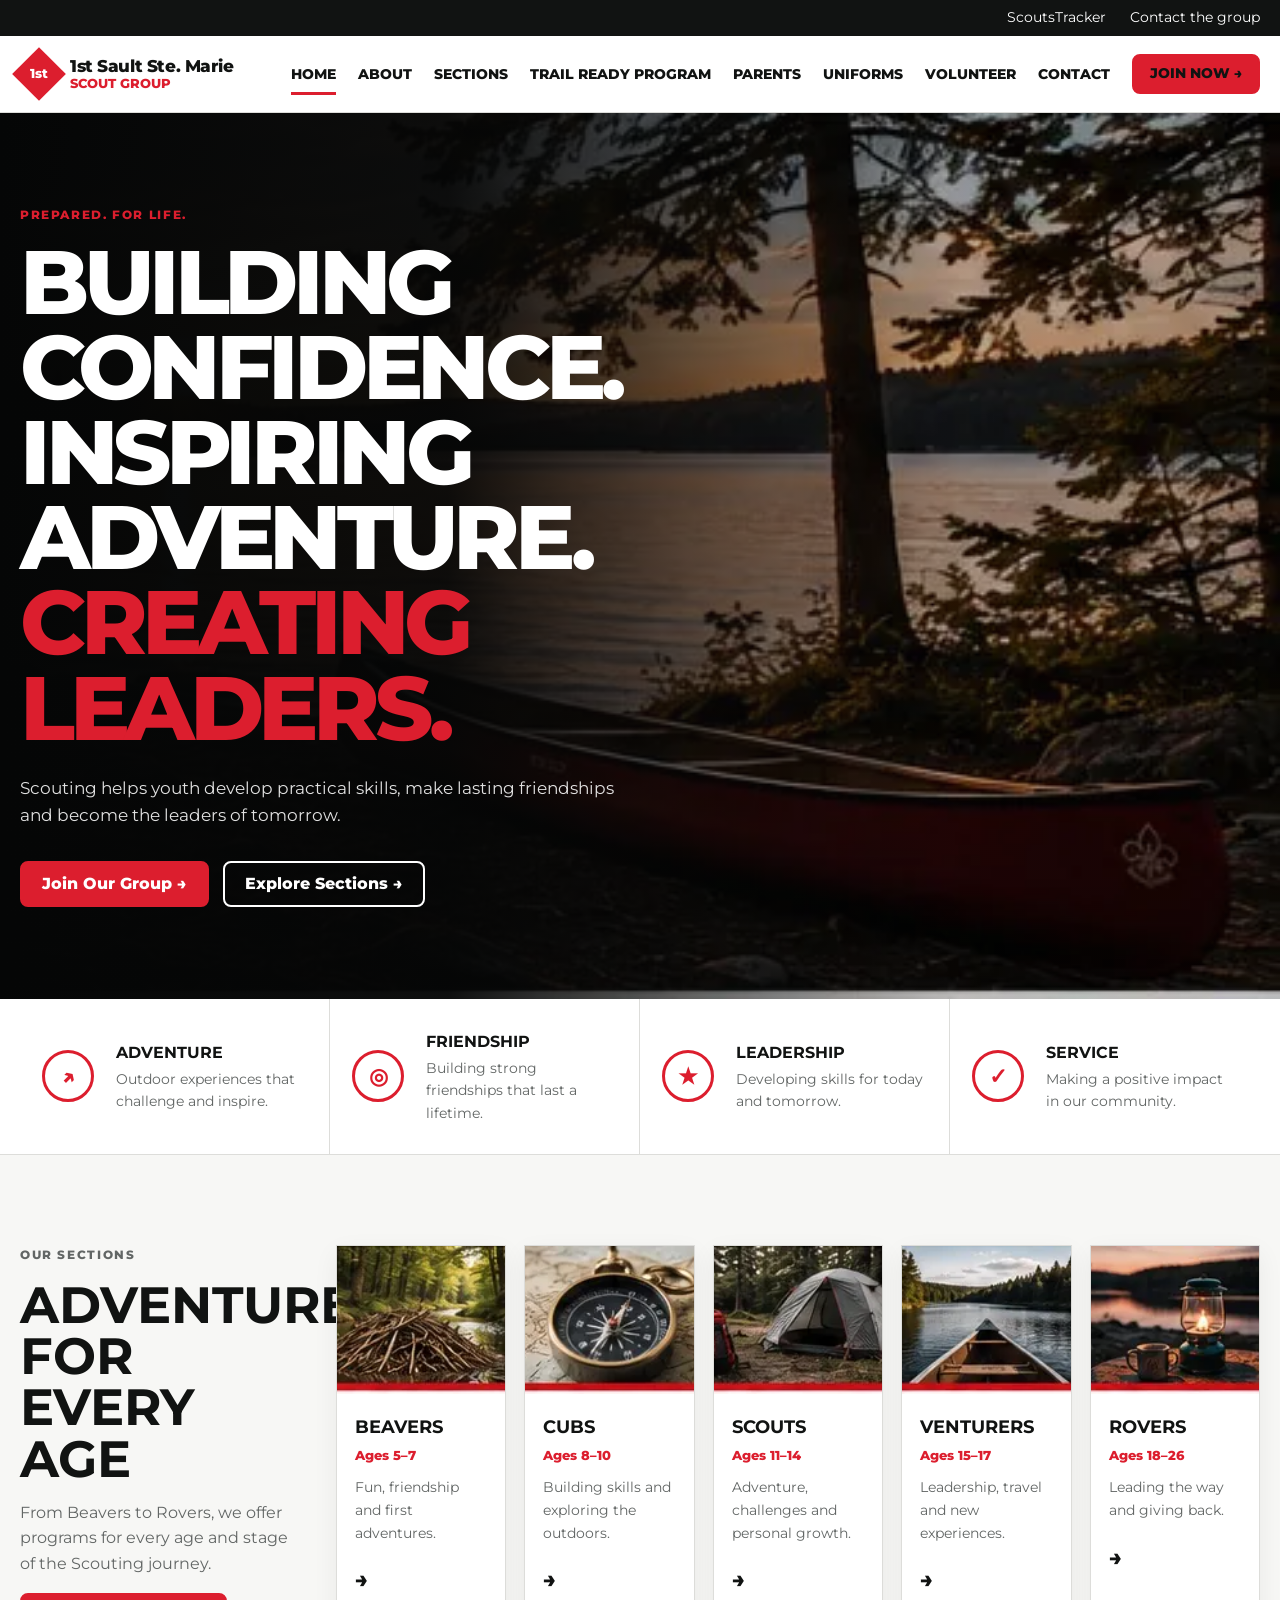
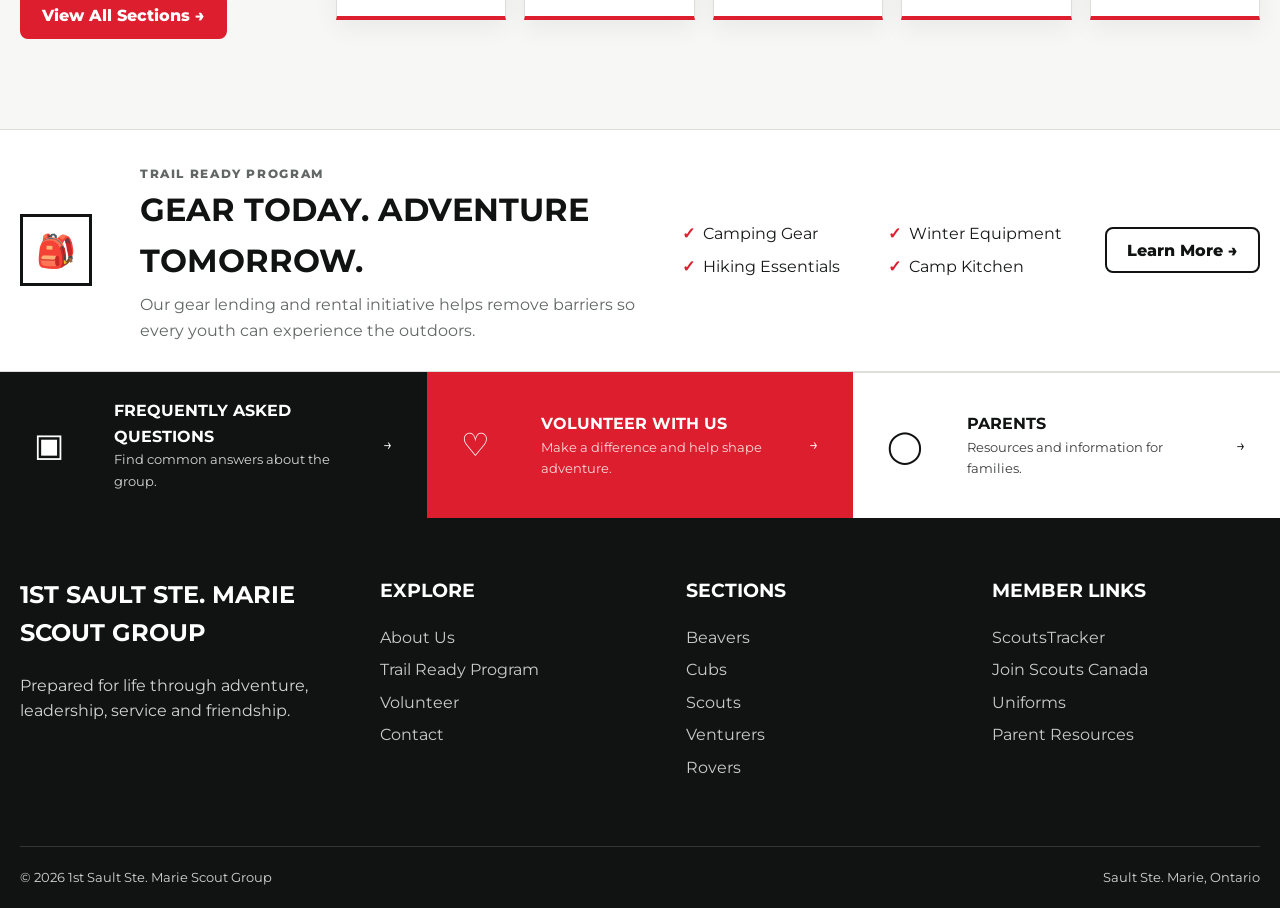
<file: index.html>
<!doctype html><html lang="en"><head><meta charset="utf-8"><meta name="viewport" content="width=device-width, initial-scale=1"><meta name="description" content="Adventure, leadership and community with the 1st Sault Ste. Marie Scout Group."><title>Home | 1st Sault Ste. Marie Scout Group</title><link rel="preconnect" href="https://fonts.googleapis.com"><link rel="preconnect" href="https://fonts.gstatic.com" crossorigin><link href="https://fonts.googleapis.com/css2?family=Montserrat:wght@500;600;700;800&display=swap" rel="stylesheet"><link rel="stylesheet" href="css/site.css?v=20260806-rwb2"></head><body><a class="skip-link" href="#main">Skip to main content</a><div class="utility-bar"><div class="container utility-inner"><a href="https://scoutstracker.ca/" target="_blank" rel="noopener noreferrer">ScoutsTracker</a><a href="contact.html">Contact the group</a></div></div><header class="site-header"><div class="container header-row"><a class="brand" href="index.html" aria-label="1st Sault Ste. Marie Scout Group home"><span class="brand-mark" aria-hidden="true"><span>1st</span></span><span class="brand-copy"><strong>1st Sault Ste. Marie</strong><small>Scout Group</small></span></a><button id="menuButton" class="menu-button" type="button" aria-expanded="false" aria-controls="siteNav"><span aria-hidden="true">☰</span><span class="sr-only">Open navigation menu</span></button><nav id="siteNav" class="nav" aria-label="Primary navigation"><a href="index.html" aria-current="page">Home</a><a href="about.html">About</a><a href="sections.html">Sections</a><a href="trail-ready.html">Trail Ready Program</a><a href="parents.html">Parents</a><a href="uniforms.html">Uniforms</a><a href="volunteer.html">Volunteer</a><a href="contact.html">Contact</a><a class="button button-small" href="https://www.myscouts.ca/join" target="_blank" rel="noopener noreferrer">Join Now →</a></nav></div></header><main id="main"><section class="hero"><div class="container hero-inner"><div class="hero-copy"><p class="kicker">Prepared. For life.</p><h1>Building confidence.<br>Inspiring adventure.<br><em>Creating leaders.</em></h1><p>Scouting helps youth develop practical skills, make lasting friendships and become the leaders of tomorrow.</p><div class="hero-actions"><a class="button" href="https://www.myscouts.ca/join" target="_blank" rel="noopener noreferrer">Join Our Group →</a><a class="button button-outline" href="sections.html">Explore Sections →</a></div></div></div></section><section class="value-strip" aria-label="Benefits of Scouting"><div class="container value-grid"><article class="value-item"><span class="value-icon" aria-hidden="true">↗</span><div><h2>Adventure</h2><p>Outdoor experiences that challenge and inspire.</p></div></article><article class="value-item"><span class="value-icon" aria-hidden="true">◎</span><div><h2>Friendship</h2><p>Building strong friendships that last a lifetime.</p></div></article><article class="value-item"><span class="value-icon" aria-hidden="true">★</span><div><h2>Leadership</h2><p>Developing skills for today and tomorrow.</p></div></article><article class="value-item"><span class="value-icon" aria-hidden="true">✓</span><div><h2>Service</h2><p>Making a positive impact in our community.</p></div></article></div></section><section class="section section-soft"><div class="container section-layout"><div class="section-intro"><p class="eyebrow">Our sections</p><h2>Adventure for every age</h2><p>From Beavers to Rovers, we offer programs for every age and stage of the Scouting journey.</p><a class="button" href="sections.html">View All Sections →</a></div><div class="section-cards"><a class="section-card" href="beavers.html"><img src="images/beavers.webp" alt="Woodland trail and natural materials" loading="lazy"><div class="section-card-content"><h3>Beavers</h3><span class="age">Ages 5–7</span><p>Fun, friendship and first adventures.</p><span class="arrow-link">→</span></div></a><a class="section-card" href="cubs.html"><img src="images/cubs.webp" alt="Compass on a map" loading="lazy"><div class="section-card-content"><h3>Cubs</h3><span class="age">Ages 8–10</span><p>Building skills and exploring the outdoors.</p><span class="arrow-link">→</span></div></a><a class="section-card" href="scouts.html"><img src="images/scouts.webp" alt="Tent and backpack at a campsite" loading="lazy"><div class="section-card-content"><h3>Scouts</h3><span class="age">Ages 11–14</span><p>Adventure, challenges and personal growth.</p><span class="arrow-link">→</span></div></a><a class="section-card" href="venturers.html"><img src="images/venturers.webp" alt="Canoe on a wilderness lake" loading="lazy"><div class="section-card-content"><h3>Venturers</h3><span class="age">Ages 15–17</span><p>Leadership, travel and new experiences.</p><span class="arrow-link">→</span></div></a><a class="section-card" href="rovers.html"><img src="images/rovers.webp" alt="Lantern and camp equipment at dusk" loading="lazy"><div class="section-card-content"><h3>Rovers</h3><span class="age">Ages 18–26</span><p>Leading the way and giving back.</p><span class="arrow-link">→</span></div></a></div></div></section><section class="feature-band"><div class="container feature-band-inner"><div class="feature-symbol" aria-hidden="true">🎒</div><div><p class="eyebrow">Trail Ready Program</p><h2>Gear today. Adventure tomorrow.</h2><p>Our gear lending and rental initiative helps remove barriers so every youth can experience the outdoors.</p></div><ul class="check-list"><li>Camping Gear</li><li>Winter Equipment</li><li>Hiking Essentials</li><li>Camp Kitchen</li></ul><a class="button button-outline" href="trail-ready.html">Learn More →</a></div></section><section class="quick-links"><a class="quick-link" href="faq.html"><span class="quick-link-icon" aria-hidden="true">▣</span><span><strong>Frequently Asked Questions</strong><small>Find common answers about the group.</small></span><span>→</span></a><a class="quick-link" href="volunteer.html"><span class="quick-link-icon" aria-hidden="true">♡</span><span><strong>Volunteer With Us</strong><small>Make a difference and help shape adventure.</small></span><span>→</span></a><a class="quick-link" href="parents.html"><span class="quick-link-icon" aria-hidden="true">◯</span><span><strong>Parents</strong><small>Resources and information for families.</small></span><span>→</span></a></section></main><footer class="site-footer"><div class="container footer-main"><div><h2>1st Sault Ste. Marie Scout Group</h2><p>Prepared for life through adventure, leadership, service and friendship.</p></div><div><h3>Explore</h3><a href="about.html">About Us</a><a href="trail-ready.html">Trail Ready Program</a><a href="volunteer.html">Volunteer</a><a href="contact.html">Contact</a></div><div><h3>Sections</h3><a href="beavers.html">Beavers</a><a href="cubs.html">Cubs</a><a href="scouts.html">Scouts</a><a href="venturers.html">Venturers</a><a href="rovers.html">Rovers</a></div><div><h3>Member Links</h3><a href="https://scoutstracker.ca/" target="_blank" rel="noopener noreferrer">ScoutsTracker</a><a href="https://www.myscouts.ca/join" target="_blank" rel="noopener noreferrer">Join Scouts Canada</a><a href="uniforms.html">Uniforms</a><a href="parents.html">Parent Resources</a></div></div><div class="container footer-bottom"><span>© <span id="year"></span> 1st Sault Ste. Marie Scout Group</span><span>Sault Ste. Marie, Ontario</span></div></footer><script src="js/main.js"></script></body></html>
</file>
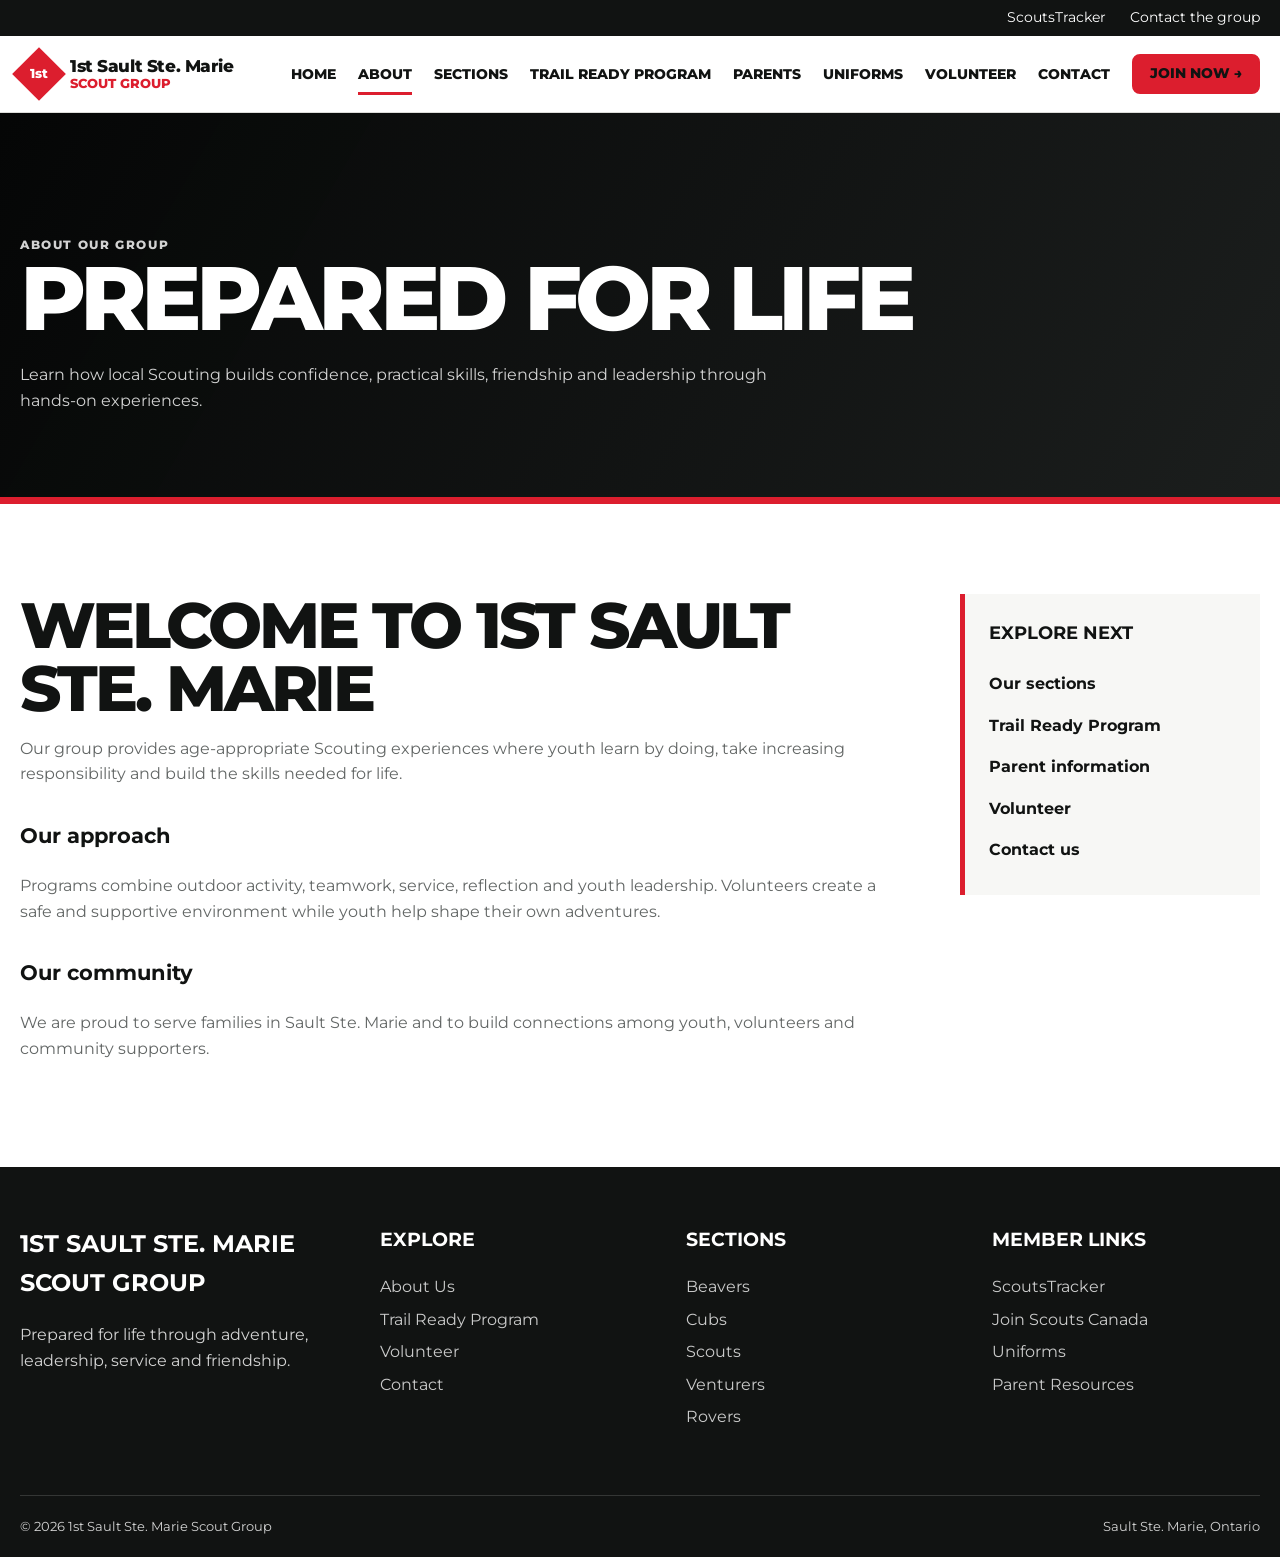
<file: about.html>
<!doctype html><html lang="en"><head><meta charset="utf-8"><meta name="viewport" content="width=device-width, initial-scale=1"><meta name="description" content="Learn about the 1st Sault Ste. Marie Scout Group."><title>About | 1st Sault Ste. Marie Scout Group</title><link rel="preconnect" href="https://fonts.googleapis.com"><link rel="preconnect" href="https://fonts.gstatic.com" crossorigin><link href="https://fonts.googleapis.com/css2?family=Montserrat:wght@500;600;700;800&display=swap" rel="stylesheet"><link rel="stylesheet" href="css/site.css?v=20260806-rwb2"></head><body><a class="skip-link" href="#main">Skip to main content</a><div class="utility-bar"><div class="container utility-inner"><a href="https://scoutstracker.ca/" target="_blank" rel="noopener noreferrer">ScoutsTracker</a><a href="contact.html">Contact the group</a></div></div><header class="site-header"><div class="container header-row"><a class="brand" href="index.html" aria-label="1st Sault Ste. Marie Scout Group home"><span class="brand-mark" aria-hidden="true"><span>1st</span></span><span class="brand-copy"><strong>1st Sault Ste. Marie</strong><small>Scout Group</small></span></a><button id="menuButton" class="menu-button" type="button" aria-expanded="false" aria-controls="siteNav"><span aria-hidden="true">☰</span><span class="sr-only">Open navigation menu</span></button><nav id="siteNav" class="nav" aria-label="Primary navigation"><a href="index.html">Home</a><a href="about.html" aria-current="page">About</a><a href="sections.html">Sections</a><a href="trail-ready.html">Trail Ready Program</a><a href="parents.html">Parents</a><a href="uniforms.html">Uniforms</a><a href="volunteer.html">Volunteer</a><a href="contact.html">Contact</a><a class="button button-small" href="https://www.myscouts.ca/join" target="_blank" rel="noopener noreferrer">Join Now →</a></nav></div></header><main id="main"><section class="page-hero"><div class="container"><p class="kicker">About our group</p><h1>Prepared for life</h1><p>Learn how local Scouting builds confidence, practical skills, friendship and leadership through hands-on experiences.</p></div></section><section class="section"><div class="container content-shell"><article class="prose"><h2>Welcome to 1st Sault Ste. Marie</h2><p>Our group provides age-appropriate Scouting experiences where youth learn by doing, take increasing responsibility and build the skills needed for life.</p><h3>Our approach</h3><p>Programs combine outdoor activity, teamwork, service, reflection and youth leadership. Volunteers create a safe and supportive environment while youth help shape their own adventures.</p><h3>Our community</h3><p>We are proud to serve families in Sault Ste. Marie and to build connections among youth, volunteers and community supporters.</p></article><aside class="sidebar"><h2>Explore next</h2><a href="sections.html">Our sections</a><a href="trail-ready.html">Trail Ready Program</a><a href="parents.html">Parent information</a><a href="volunteer.html">Volunteer</a><a href="contact.html">Contact us</a></aside></div></section></main><footer class="site-footer"><div class="container footer-main"><div><h2>1st Sault Ste. Marie Scout Group</h2><p>Prepared for life through adventure, leadership, service and friendship.</p></div><div><h3>Explore</h3><a href="about.html">About Us</a><a href="trail-ready.html">Trail Ready Program</a><a href="volunteer.html">Volunteer</a><a href="contact.html">Contact</a></div><div><h3>Sections</h3><a href="beavers.html">Beavers</a><a href="cubs.html">Cubs</a><a href="scouts.html">Scouts</a><a href="venturers.html">Venturers</a><a href="rovers.html">Rovers</a></div><div><h3>Member Links</h3><a href="https://scoutstracker.ca/" target="_blank" rel="noopener noreferrer">ScoutsTracker</a><a href="https://www.myscouts.ca/join" target="_blank" rel="noopener noreferrer">Join Scouts Canada</a><a href="uniforms.html">Uniforms</a><a href="parents.html">Parent Resources</a></div></div><div class="container footer-bottom"><span>© <span id="year"></span> 1st Sault Ste. Marie Scout Group</span><span>Sault Ste. Marie, Ontario</span></div></footer><script src="js/main.js"></script></body></html>
</file>
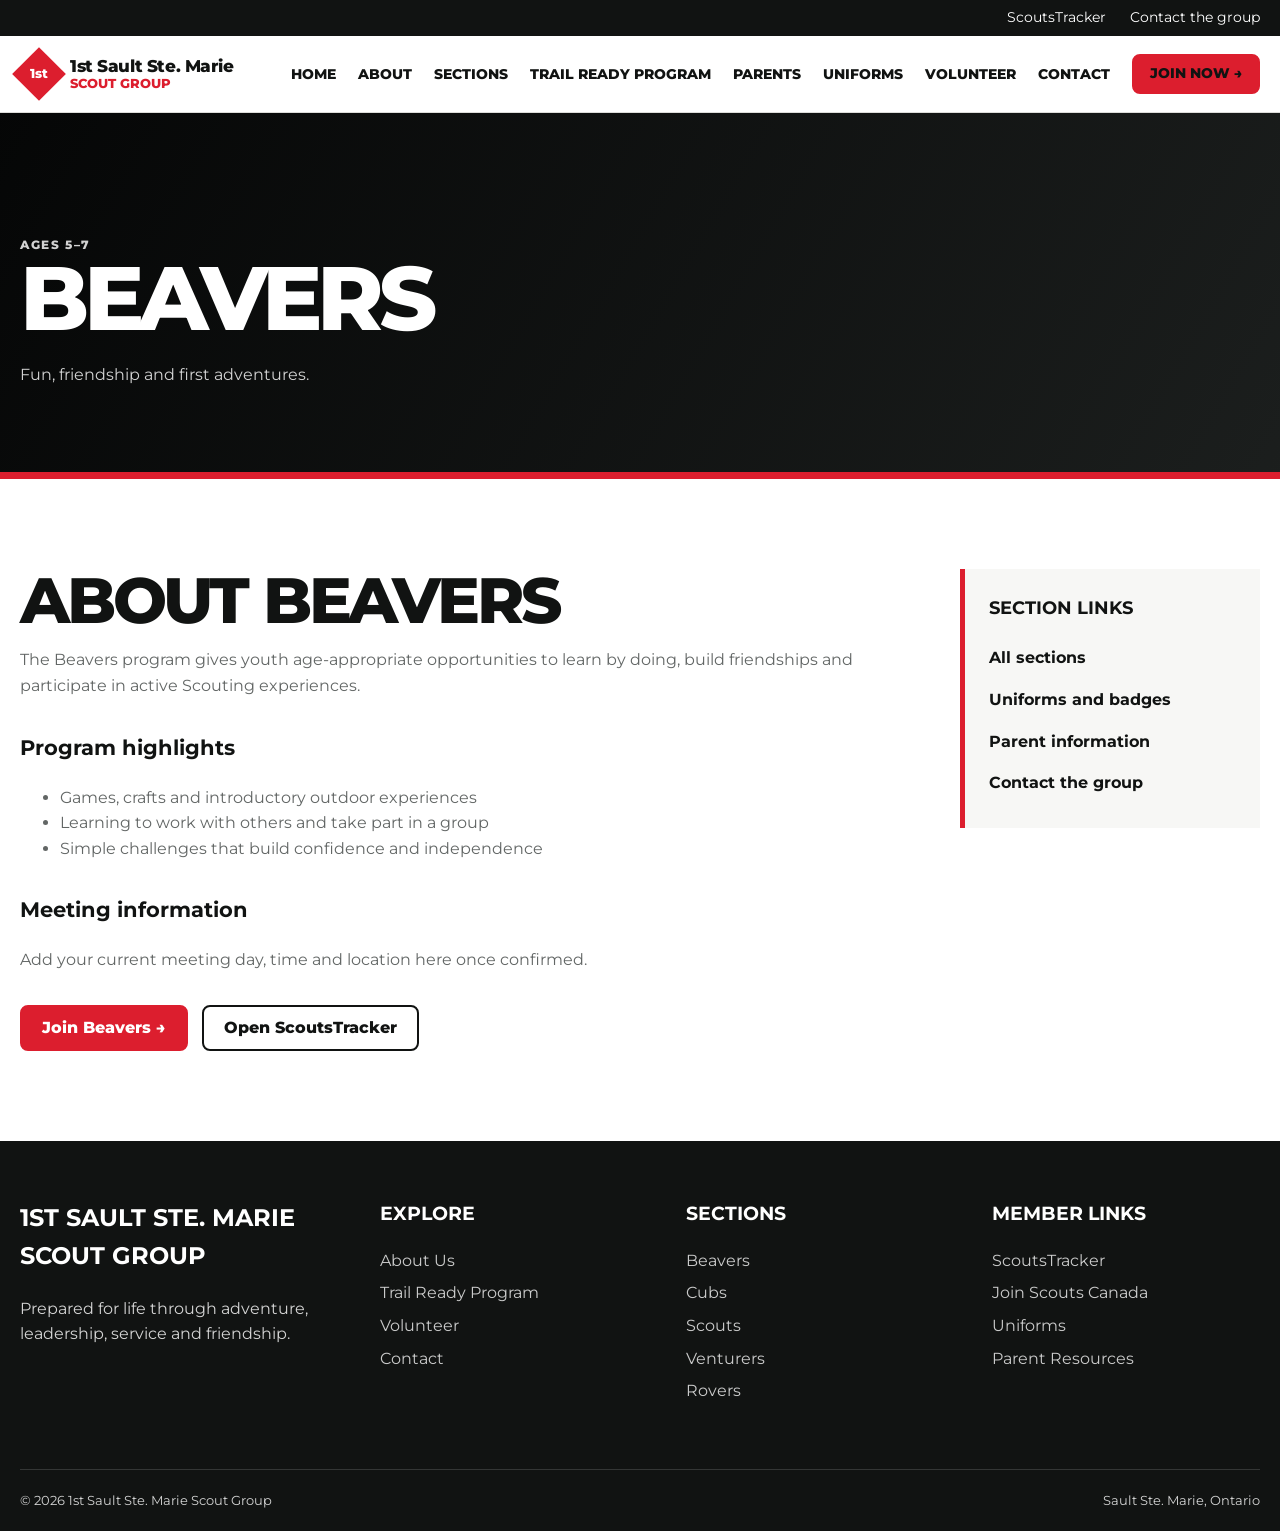
<file: beavers.html>
<!doctype html><html lang="en"><head><meta charset="utf-8"><meta name="viewport" content="width=device-width, initial-scale=1"><meta name="description" content="Beavers section information for 1st Sault Ste. Marie Scout Group."><title>Beavers | 1st Sault Ste. Marie Scout Group</title><link rel="preconnect" href="https://fonts.googleapis.com"><link rel="preconnect" href="https://fonts.gstatic.com" crossorigin><link href="https://fonts.googleapis.com/css2?family=Montserrat:wght@500;600;700;800&display=swap" rel="stylesheet"><link rel="stylesheet" href="css/site.css?v=20260806-rwb2"></head><body><a class="skip-link" href="#main">Skip to main content</a><div class="utility-bar"><div class="container utility-inner"><a href="https://scoutstracker.ca/" target="_blank" rel="noopener noreferrer">ScoutsTracker</a><a href="contact.html">Contact the group</a></div></div><header class="site-header"><div class="container header-row"><a class="brand" href="index.html" aria-label="1st Sault Ste. Marie Scout Group home"><span class="brand-mark" aria-hidden="true"><span>1st</span></span><span class="brand-copy"><strong>1st Sault Ste. Marie</strong><small>Scout Group</small></span></a><button id="menuButton" class="menu-button" type="button" aria-expanded="false" aria-controls="siteNav"><span aria-hidden="true">☰</span><span class="sr-only">Open navigation menu</span></button><nav id="siteNav" class="nav" aria-label="Primary navigation"><a href="index.html">Home</a><a href="about.html">About</a><a href="sections.html">Sections</a><a href="trail-ready.html">Trail Ready Program</a><a href="parents.html">Parents</a><a href="uniforms.html">Uniforms</a><a href="volunteer.html">Volunteer</a><a href="contact.html">Contact</a><a class="button button-small" href="https://www.myscouts.ca/join" target="_blank" rel="noopener noreferrer">Join Now →</a></nav></div></header><main id="main"><section class="page-hero"><div class="container"><p class="kicker">Ages 5–7</p><h1>Beavers</h1><p>Fun, friendship and first adventures.</p></div></section><section class="section"><div class="container content-shell"><article class="prose"><h2>About Beavers</h2><p>The Beavers program gives youth age-appropriate opportunities to learn by doing, build friendships and participate in active Scouting experiences.</p><h3>Program highlights</h3><ul><li>Games, crafts and introductory outdoor experiences</li><li>Learning to work with others and take part in a group</li><li>Simple challenges that build confidence and independence</li></ul><h3>Meeting information</h3><p>Add your current meeting day, time and location here once confirmed.</p><div class="hero-actions"><a class="button" href="https://www.myscouts.ca/join" target="_blank" rel="noopener noreferrer">Join Beavers →</a><a class="button button-outline" href="https://scoutstracker.ca/" target="_blank" rel="noopener noreferrer">Open ScoutsTracker</a></div></article><aside class="sidebar"><h2>Section links</h2><a href="sections.html">All sections</a><a href="uniforms.html">Uniforms and badges</a><a href="parents.html">Parent information</a><a href="contact.html">Contact the group</a></aside></div></section></main><footer class="site-footer"><div class="container footer-main"><div><h2>1st Sault Ste. Marie Scout Group</h2><p>Prepared for life through adventure, leadership, service and friendship.</p></div><div><h3>Explore</h3><a href="about.html">About Us</a><a href="trail-ready.html">Trail Ready Program</a><a href="volunteer.html">Volunteer</a><a href="contact.html">Contact</a></div><div><h3>Sections</h3><a href="beavers.html">Beavers</a><a href="cubs.html">Cubs</a><a href="scouts.html">Scouts</a><a href="venturers.html">Venturers</a><a href="rovers.html">Rovers</a></div><div><h3>Member Links</h3><a href="https://scoutstracker.ca/" target="_blank" rel="noopener noreferrer">ScoutsTracker</a><a href="https://www.myscouts.ca/join" target="_blank" rel="noopener noreferrer">Join Scouts Canada</a><a href="uniforms.html">Uniforms</a><a href="parents.html">Parent Resources</a></div></div><div class="container footer-bottom"><span>© <span id="year"></span> 1st Sault Ste. Marie Scout Group</span><span>Sault Ste. Marie, Ontario</span></div></footer><script src="js/main.js"></script></body></html>
</file>
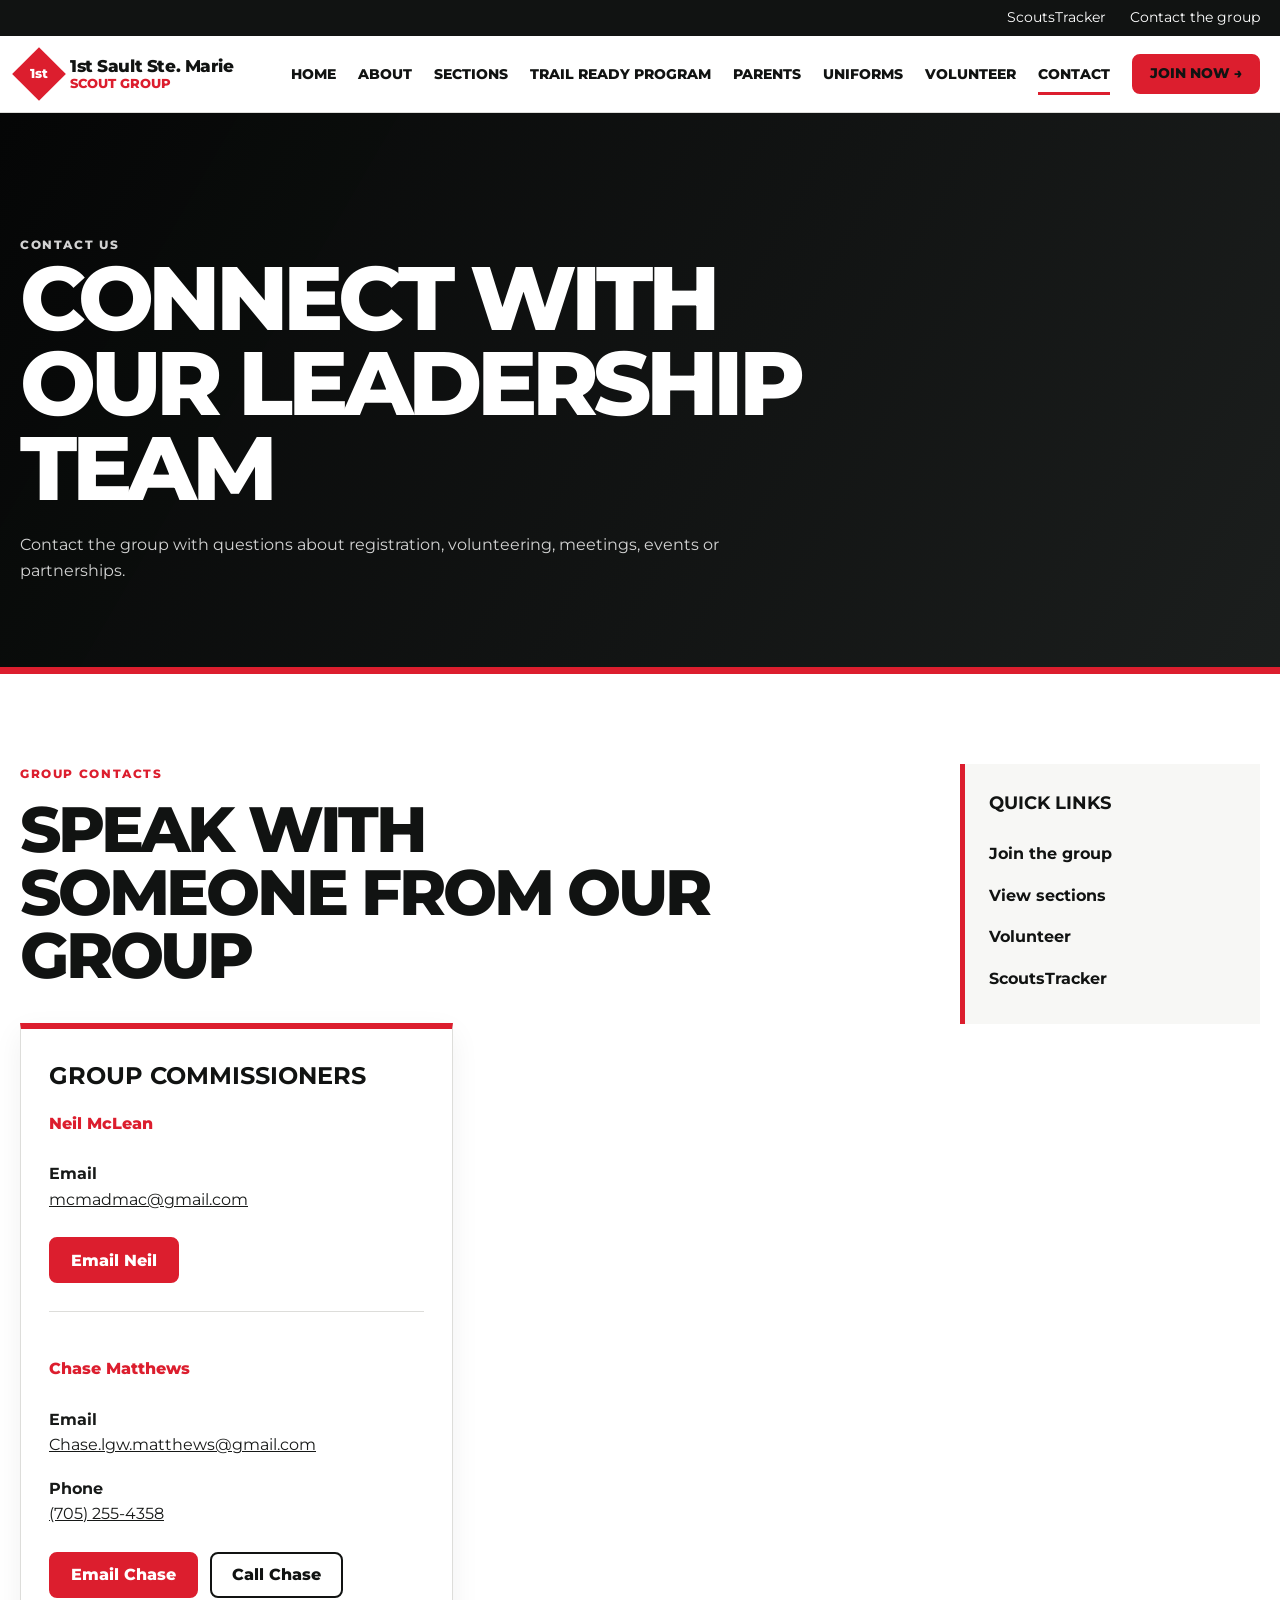
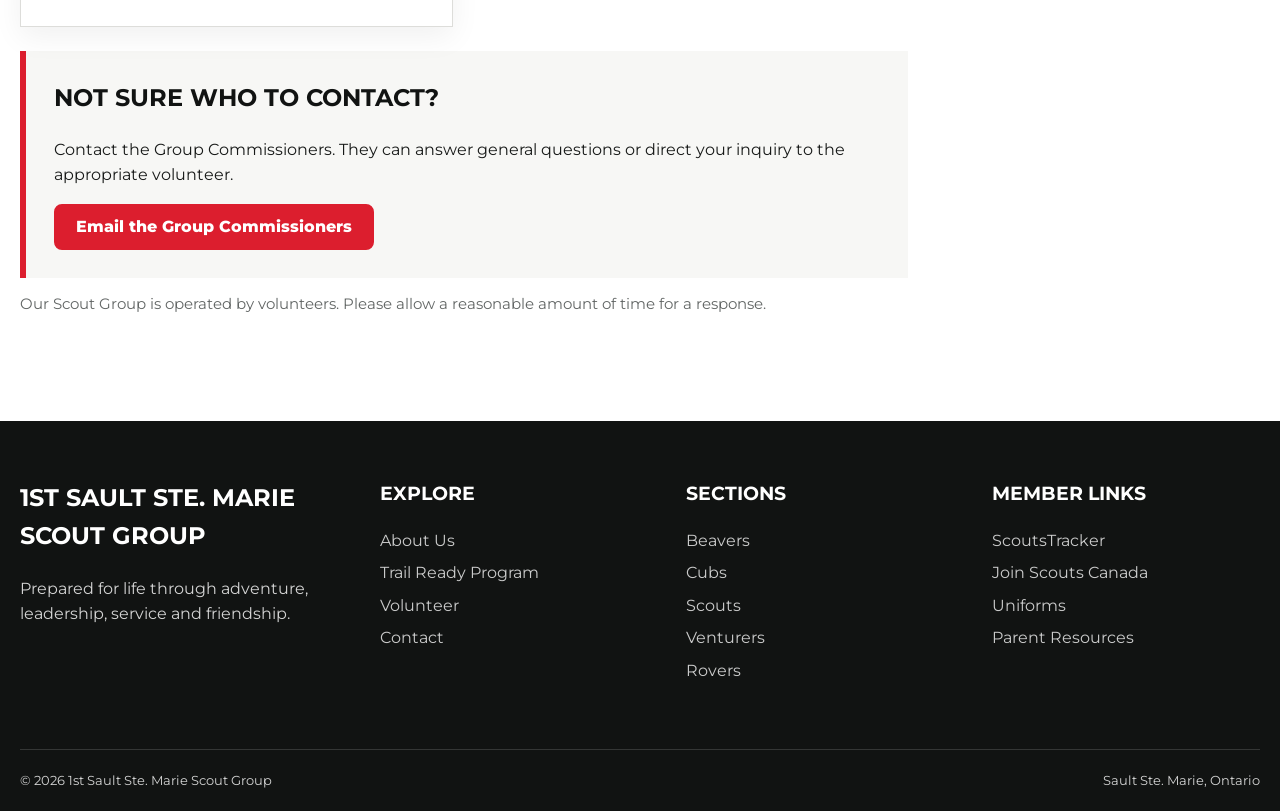
<file: contact.html>
<!doctype html><html lang="en"><head><meta charset="utf-8"><meta name="viewport" content="width=device-width, initial-scale=1"><meta name="description" content="Contact the leadership team of the 1st Sault Ste. Marie Scout Group."><title>Contact | 1st Sault Ste. Marie Scout Group</title><link rel="preconnect" href="https://fonts.googleapis.com"><link rel="preconnect" href="https://fonts.gstatic.com" crossorigin><link href="https://fonts.googleapis.com/css2?family=Montserrat:wght@500;600;700;800&display=swap" rel="stylesheet"><link rel="stylesheet" href="css/site.css?v=20260806-rwb2"></head><body><a class="skip-link" href="#main">Skip to main content</a><div class="utility-bar"><div class="container utility-inner"><a href="https://scoutstracker.ca/" target="_blank" rel="noopener noreferrer">ScoutsTracker</a><a href="contact.html">Contact the group</a></div></div><header class="site-header"><div class="container header-row"><a class="brand" href="index.html" aria-label="1st Sault Ste. Marie Scout Group home"><span class="brand-mark" aria-hidden="true"><span>1st</span></span><span class="brand-copy"><strong>1st Sault Ste. Marie</strong><small>Scout Group</small></span></a><button id="menuButton" class="menu-button" type="button" aria-expanded="false" aria-controls="siteNav"><span aria-hidden="true">☰</span><span class="sr-only">Open navigation menu</span></button><nav id="siteNav" class="nav" aria-label="Primary navigation"><a href="index.html">Home</a><a href="about.html">About</a><a href="sections.html">Sections</a><a href="trail-ready.html">Trail Ready Program</a><a href="parents.html">Parents</a><a href="uniforms.html">Uniforms</a><a href="volunteer.html">Volunteer</a><a href="contact.html" aria-current="page">Contact</a><a class="button button-small" href="https://www.myscouts.ca/join" target="_blank" rel="noopener noreferrer">Join Now →</a></nav></div></header><main id="main"><section class="page-hero"><div class="container"><p class="kicker">Contact us</p><h1>Connect with our leadership team</h1><p>Contact the group with questions about registration, volunteering, meetings, events or partnerships.</p></div></section><section class="section"><div class="container content-shell"><div><div class="section-heading"><div><p class="eyebrow">Group contacts</p><h2>Speak with someone from our group</h2></div></div><div class="contact-directory"><section class="contact-card" aria-labelledby="commissioners-heading"><h2 id="commissioners-heading">Group Commissioners</h2><div class="contact-person"><p class="contact-name">Neil McLean</p><p class="contact-detail"><strong>Email</strong><a href="mailto:mcmadmac@gmail.com">mcmadmac@gmail.com</a></p><div class="contact-actions"><a class="button" href="mailto:mcmadmac@gmail.com">Email Neil</a></div></div><hr><div class="contact-person"><p class="contact-name">Chase Matthews</p><p class="contact-detail"><strong>Email</strong><a href="mailto:Chase.lgw.matthews@gmail.com">Chase.lgw.matthews@gmail.com</a></p><p class="contact-detail"><strong>Phone</strong><a href="tel:+17052554358">(705) 255-4358</a></p><div class="contact-actions"><a class="button" href="mailto:Chase.lgw.matthews@gmail.com">Email Chase</a><a class="button button-outline" href="tel:+17052554358">Call Chase</a></div></div></section><!--
<section class="contact-card" aria-labelledby="registrar-heading"><h2 id="registrar-heading">Registrar</h2><p class="contact-name">PLACE_HOLDER</p><p class="contact-detail"><strong>Email</strong><a href="mailto:YOUR_EMAIL_ADDRESS">YOUR_EMAIL_ADDRESS</a></p><p class="contact-detail"><strong>Phone</strong><a href="tel:+17050000000">(705) 000-0000</a></p><div class="contact-actions"><a class="button" href="mailto:YOUR_EMAIL_ADDRESS">Send Email</a><a class="button button-outline" href="tel:+17050000000">Call</a></div></section>
--><!--
<section class="contact-card" aria-labelledby="volunteer-coordinator-heading"><h2 id="volunteer-coordinator-heading">Volunteer Coordinator</h2><p class="contact-name">PLACE_HOLDER</p><p class="contact-detail"><strong>Email</strong><a href="mailto:YOUR_EMAIL_ADDRESS">YOUR_EMAIL_ADDRESS</a></p><p class="contact-detail"><strong>Phone</strong><a href="tel:+17050000000">(705) 000-0000</a></p><div class="contact-actions"><a class="button" href="mailto:YOUR_EMAIL_ADDRESS">Send Email</a><a class="button button-outline" href="tel:+17050000000">Call</a></div></section>
--></div><section class="contact-guidance"><h2>Not sure who to contact?</h2><p>Contact the Group Commissioners. They can answer general questions or direct your inquiry to the appropriate volunteer.</p><div class="contact-actions"><a class="button" href="mailto:mcmadmac@gmail.com">Email the Group Commissioners</a></div></section><p class="response-note">Our Scout Group is operated by volunteers. Please allow a reasonable amount of time for a response.</p></div><aside class="sidebar"><h2>Quick links</h2><a href="https://www.myscouts.ca/join" target="_blank" rel="noopener noreferrer">Join the group</a><a href="sections.html">View sections</a><a href="volunteer.html">Volunteer</a><a href="https://scoutstracker.ca/" target="_blank" rel="noopener noreferrer">ScoutsTracker</a></aside></div></section></main><footer class="site-footer"><div class="container footer-main"><div><h2>1st Sault Ste. Marie Scout Group</h2><p>Prepared for life through adventure, leadership, service and friendship.</p></div><div><h3>Explore</h3><a href="about.html">About Us</a><a href="trail-ready.html">Trail Ready Program</a><a href="volunteer.html">Volunteer</a><a href="contact.html">Contact</a></div><div><h3>Sections</h3><a href="beavers.html">Beavers</a><a href="cubs.html">Cubs</a><a href="scouts.html">Scouts</a><a href="venturers.html">Venturers</a><a href="rovers.html">Rovers</a></div><div><h3>Member Links</h3><a href="https://scoutstracker.ca/" target="_blank" rel="noopener noreferrer">ScoutsTracker</a><a href="https://www.myscouts.ca/join" target="_blank" rel="noopener noreferrer">Join Scouts Canada</a><a href="uniforms.html">Uniforms</a><a href="parents.html">Parent Resources</a></div></div><div class="container footer-bottom"><span>© <span id="year"></span> 1st Sault Ste. Marie Scout Group</span><span>Sault Ste. Marie, Ontario</span></div></footer><script src="js/main.js"></script></body></html>
</file>
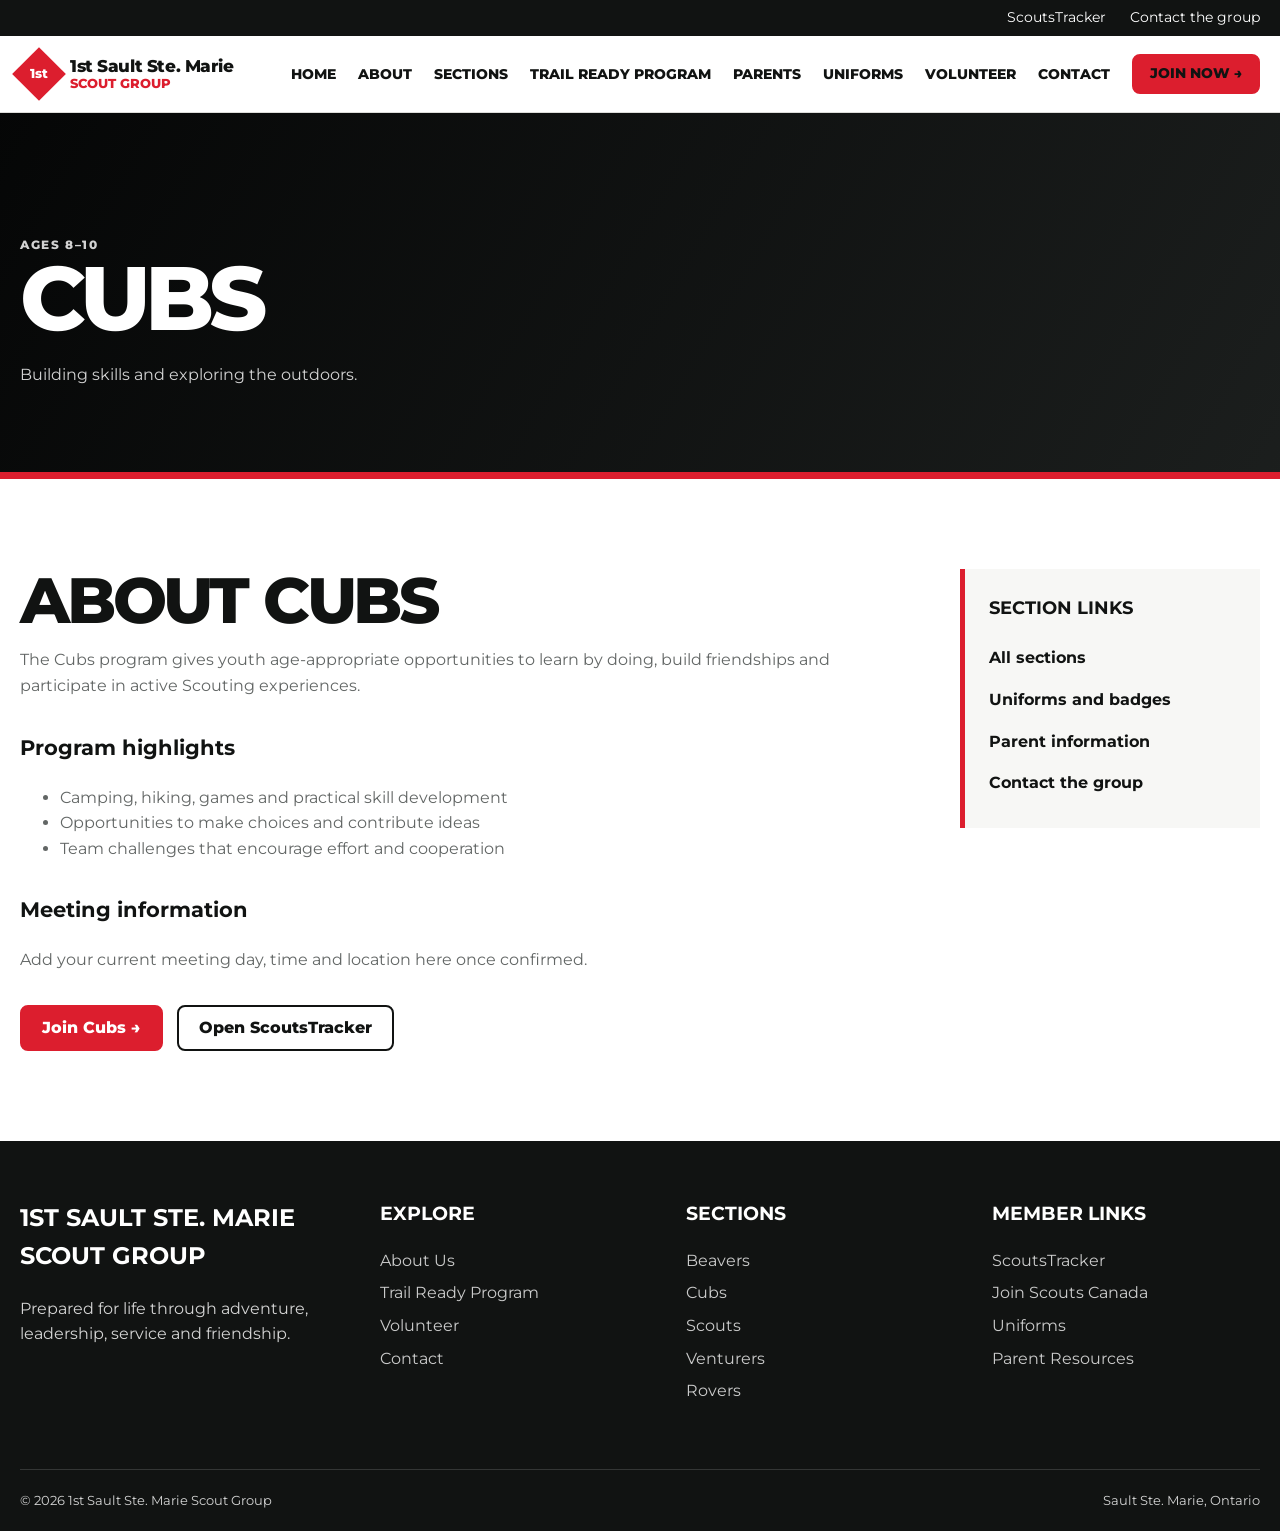
<file: cubs.html>
<!doctype html><html lang="en"><head><meta charset="utf-8"><meta name="viewport" content="width=device-width, initial-scale=1"><meta name="description" content="Cubs section information for 1st Sault Ste. Marie Scout Group."><title>Cubs | 1st Sault Ste. Marie Scout Group</title><link rel="preconnect" href="https://fonts.googleapis.com"><link rel="preconnect" href="https://fonts.gstatic.com" crossorigin><link href="https://fonts.googleapis.com/css2?family=Montserrat:wght@500;600;700;800&display=swap" rel="stylesheet"><link rel="stylesheet" href="css/site.css?v=20260806-rwb2"></head><body><a class="skip-link" href="#main">Skip to main content</a><div class="utility-bar"><div class="container utility-inner"><a href="https://scoutstracker.ca/" target="_blank" rel="noopener noreferrer">ScoutsTracker</a><a href="contact.html">Contact the group</a></div></div><header class="site-header"><div class="container header-row"><a class="brand" href="index.html" aria-label="1st Sault Ste. Marie Scout Group home"><span class="brand-mark" aria-hidden="true"><span>1st</span></span><span class="brand-copy"><strong>1st Sault Ste. Marie</strong><small>Scout Group</small></span></a><button id="menuButton" class="menu-button" type="button" aria-expanded="false" aria-controls="siteNav"><span aria-hidden="true">☰</span><span class="sr-only">Open navigation menu</span></button><nav id="siteNav" class="nav" aria-label="Primary navigation"><a href="index.html">Home</a><a href="about.html">About</a><a href="sections.html">Sections</a><a href="trail-ready.html">Trail Ready Program</a><a href="parents.html">Parents</a><a href="uniforms.html">Uniforms</a><a href="volunteer.html">Volunteer</a><a href="contact.html">Contact</a><a class="button button-small" href="https://www.myscouts.ca/join" target="_blank" rel="noopener noreferrer">Join Now →</a></nav></div></header><main id="main"><section class="page-hero"><div class="container"><p class="kicker">Ages 8–10</p><h1>Cubs</h1><p>Building skills and exploring the outdoors.</p></div></section><section class="section"><div class="container content-shell"><article class="prose"><h2>About Cubs</h2><p>The Cubs program gives youth age-appropriate opportunities to learn by doing, build friendships and participate in active Scouting experiences.</p><h3>Program highlights</h3><ul><li>Camping, hiking, games and practical skill development</li><li>Opportunities to make choices and contribute ideas</li><li>Team challenges that encourage effort and cooperation</li></ul><h3>Meeting information</h3><p>Add your current meeting day, time and location here once confirmed.</p><div class="hero-actions"><a class="button" href="https://www.myscouts.ca/join" target="_blank" rel="noopener noreferrer">Join Cubs →</a><a class="button button-outline" href="https://scoutstracker.ca/" target="_blank" rel="noopener noreferrer">Open ScoutsTracker</a></div></article><aside class="sidebar"><h2>Section links</h2><a href="sections.html">All sections</a><a href="uniforms.html">Uniforms and badges</a><a href="parents.html">Parent information</a><a href="contact.html">Contact the group</a></aside></div></section></main><footer class="site-footer"><div class="container footer-main"><div><h2>1st Sault Ste. Marie Scout Group</h2><p>Prepared for life through adventure, leadership, service and friendship.</p></div><div><h3>Explore</h3><a href="about.html">About Us</a><a href="trail-ready.html">Trail Ready Program</a><a href="volunteer.html">Volunteer</a><a href="contact.html">Contact</a></div><div><h3>Sections</h3><a href="beavers.html">Beavers</a><a href="cubs.html">Cubs</a><a href="scouts.html">Scouts</a><a href="venturers.html">Venturers</a><a href="rovers.html">Rovers</a></div><div><h3>Member Links</h3><a href="https://scoutstracker.ca/" target="_blank" rel="noopener noreferrer">ScoutsTracker</a><a href="https://www.myscouts.ca/join" target="_blank" rel="noopener noreferrer">Join Scouts Canada</a><a href="uniforms.html">Uniforms</a><a href="parents.html">Parent Resources</a></div></div><div class="container footer-bottom"><span>© <span id="year"></span> 1st Sault Ste. Marie Scout Group</span><span>Sault Ste. Marie, Ontario</span></div></footer><script src="js/main.js"></script></body></html>
</file>
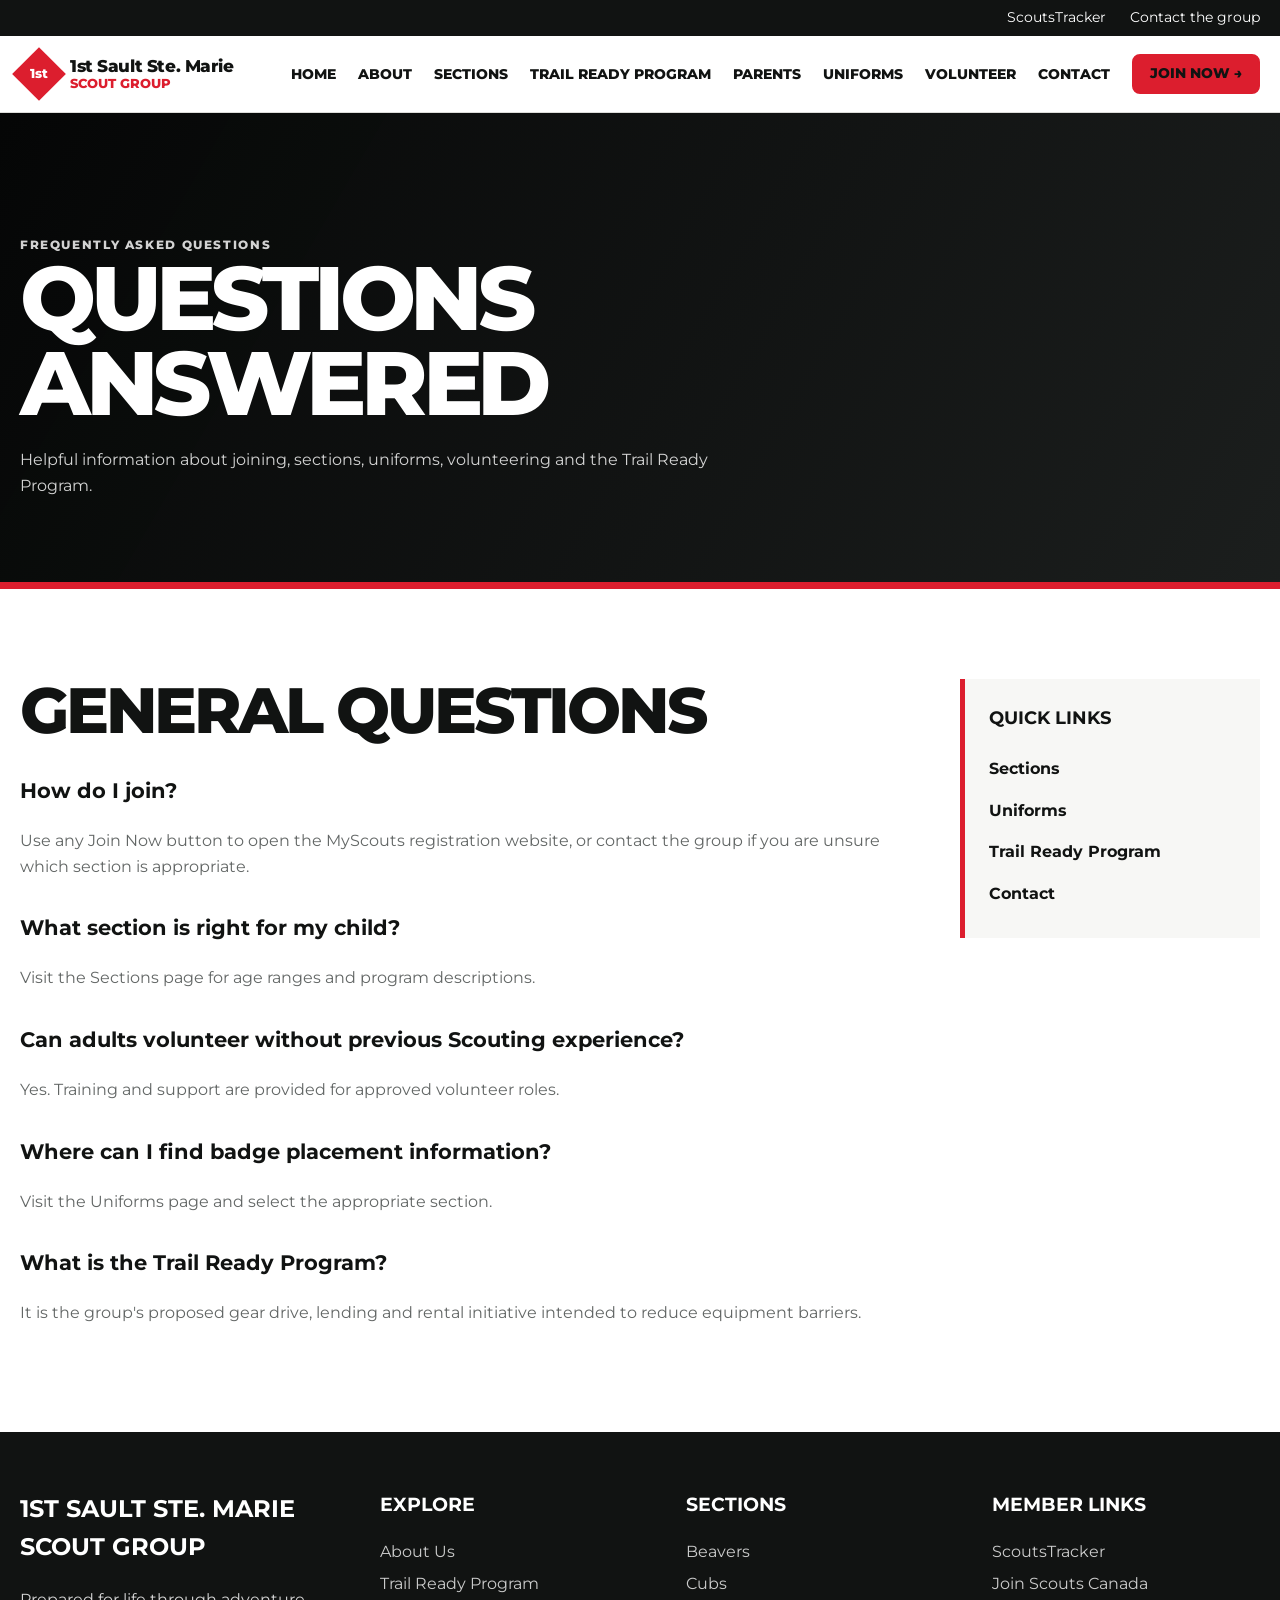
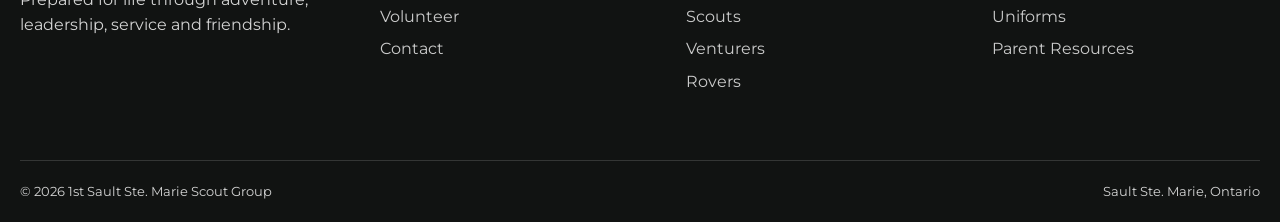
<file: faq.html>
<!doctype html><html lang="en"><head><meta charset="utf-8"><meta name="viewport" content="width=device-width, initial-scale=1"><meta name="description" content="Frequently asked questions about 1st Sault Ste. Marie Scout Group."><title>FAQ | 1st Sault Ste. Marie Scout Group</title><link rel="preconnect" href="https://fonts.googleapis.com"><link rel="preconnect" href="https://fonts.gstatic.com" crossorigin><link href="https://fonts.googleapis.com/css2?family=Montserrat:wght@500;600;700;800&display=swap" rel="stylesheet"><link rel="stylesheet" href="css/site.css?v=20260806-rwb2"></head><body><a class="skip-link" href="#main">Skip to main content</a><div class="utility-bar"><div class="container utility-inner"><a href="https://scoutstracker.ca/" target="_blank" rel="noopener noreferrer">ScoutsTracker</a><a href="contact.html">Contact the group</a></div></div><header class="site-header"><div class="container header-row"><a class="brand" href="index.html" aria-label="1st Sault Ste. Marie Scout Group home"><span class="brand-mark" aria-hidden="true"><span>1st</span></span><span class="brand-copy"><strong>1st Sault Ste. Marie</strong><small>Scout Group</small></span></a><button id="menuButton" class="menu-button" type="button" aria-expanded="false" aria-controls="siteNav"><span aria-hidden="true">☰</span><span class="sr-only">Open navigation menu</span></button><nav id="siteNav" class="nav" aria-label="Primary navigation"><a href="index.html">Home</a><a href="about.html">About</a><a href="sections.html">Sections</a><a href="trail-ready.html">Trail Ready Program</a><a href="parents.html">Parents</a><a href="uniforms.html">Uniforms</a><a href="volunteer.html">Volunteer</a><a href="contact.html">Contact</a><a class="button button-small" href="https://www.myscouts.ca/join" target="_blank" rel="noopener noreferrer">Join Now →</a></nav></div></header><main id="main"><section class="page-hero"><div class="container"><p class="kicker">Frequently asked questions</p><h1>Questions answered</h1><p>Helpful information about joining, sections, uniforms, volunteering and the Trail Ready Program.</p></div></section><section class="section"><div class="container content-shell"><article class="prose"><h2>General questions</h2><h3>How do I join?</h3><p>Use any Join Now button to open the MyScouts registration website, or contact the group if you are unsure which section is appropriate.</p><h3>What section is right for my child?</h3><p>Visit the Sections page for age ranges and program descriptions.</p><h3>Can adults volunteer without previous Scouting experience?</h3><p>Yes. Training and support are provided for approved volunteer roles.</p><h3>Where can I find badge placement information?</h3><p>Visit the Uniforms page and select the appropriate section.</p><h3>What is the Trail Ready Program?</h3><p>It is the group's proposed gear drive, lending and rental initiative intended to reduce equipment barriers.</p></article><aside class="sidebar"><h2>Quick links</h2><a href="sections.html">Sections</a><a href="uniforms.html">Uniforms</a><a href="trail-ready.html">Trail Ready Program</a><a href="contact.html">Contact</a></aside></div></section></main><footer class="site-footer"><div class="container footer-main"><div><h2>1st Sault Ste. Marie Scout Group</h2><p>Prepared for life through adventure, leadership, service and friendship.</p></div><div><h3>Explore</h3><a href="about.html">About Us</a><a href="trail-ready.html">Trail Ready Program</a><a href="volunteer.html">Volunteer</a><a href="contact.html">Contact</a></div><div><h3>Sections</h3><a href="beavers.html">Beavers</a><a href="cubs.html">Cubs</a><a href="scouts.html">Scouts</a><a href="venturers.html">Venturers</a><a href="rovers.html">Rovers</a></div><div><h3>Member Links</h3><a href="https://scoutstracker.ca/" target="_blank" rel="noopener noreferrer">ScoutsTracker</a><a href="https://www.myscouts.ca/join" target="_blank" rel="noopener noreferrer">Join Scouts Canada</a><a href="uniforms.html">Uniforms</a><a href="parents.html">Parent Resources</a></div></div><div class="container footer-bottom"><span>© <span id="year"></span> 1st Sault Ste. Marie Scout Group</span><span>Sault Ste. Marie, Ontario</span></div></footer><script src="js/main.js"></script></body></html>
</file>
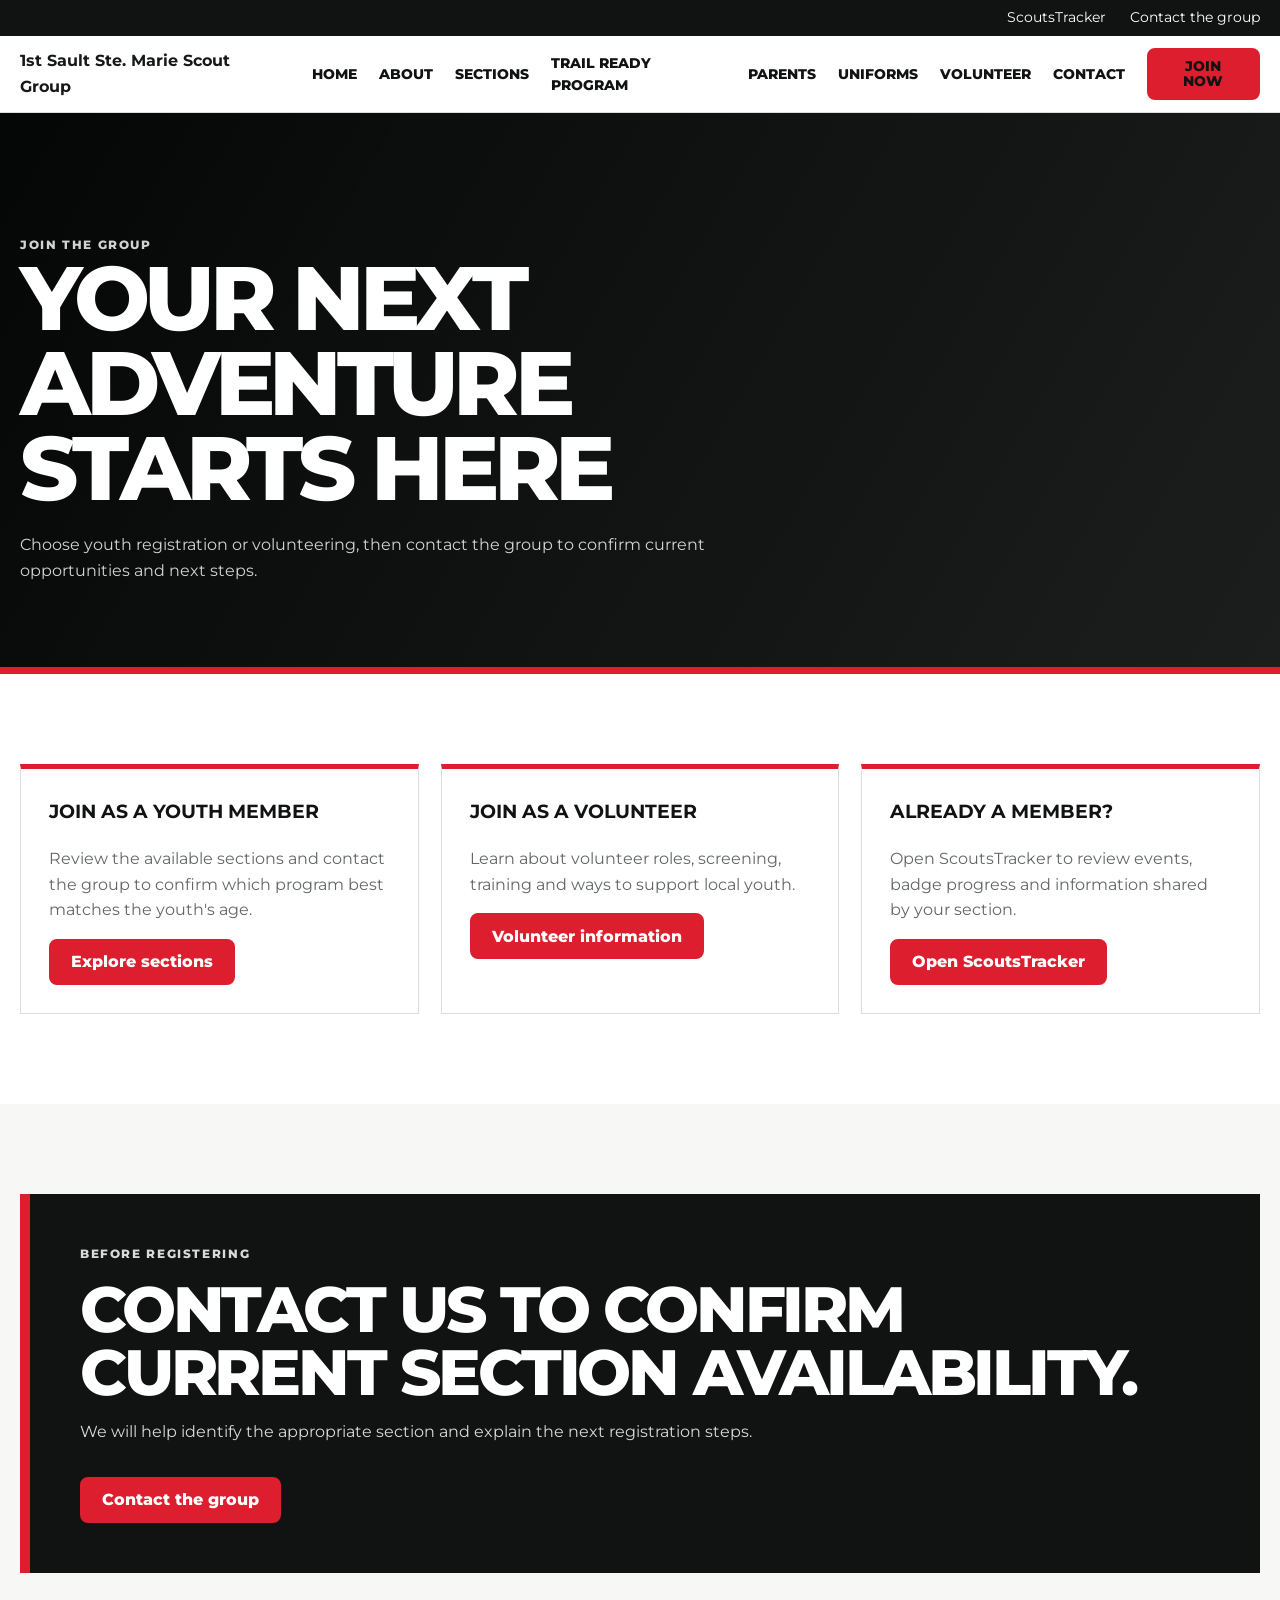
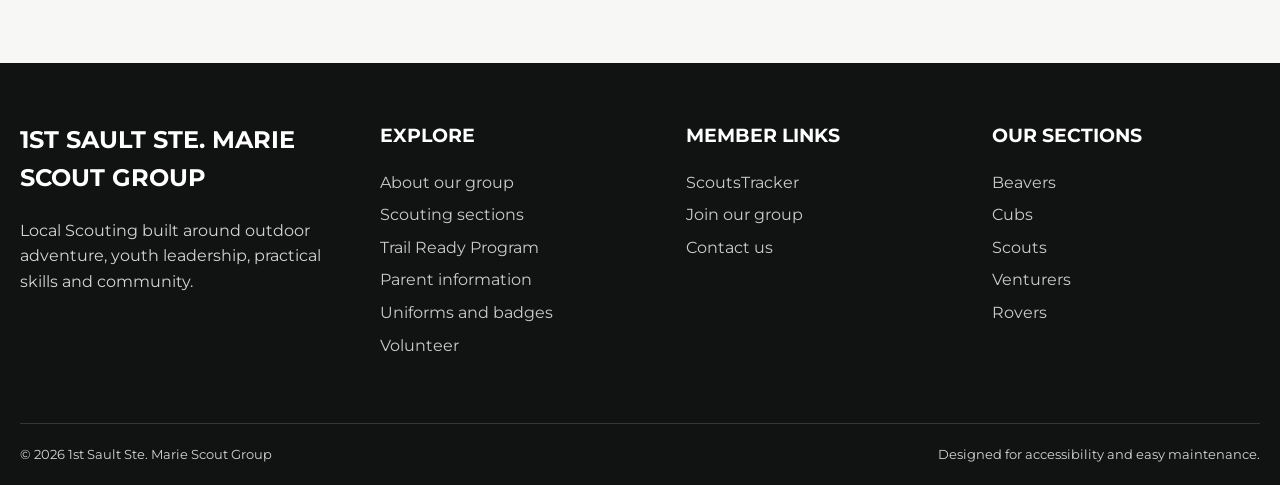
<file: join.html>
<!doctype html>
<html lang="en">
<head>
  <meta charset="utf-8">
  <meta name="viewport" content="width=device-width, initial-scale=1">
  <meta name="description" content="Join the 1st Sault Ste. Marie Scout Group as a youth member or volunteer.">
  <title>Join | 1st Sault Ste. Marie Scout Group</title>
  <meta name="robots" content="index,follow">
  <link rel="preconnect" href="https://fonts.googleapis.com">
  <link rel="preconnect" href="https://fonts.gstatic.com" crossorigin>
  <link href="https://fonts.googleapis.com/css2?family=Montserrat:wght@500;600;700;800&display=swap" rel="stylesheet">
  <link rel="stylesheet" href="css/site.css?v=20260805-1">
</head>
<body>

<a class="skip-link" href="#main">Skip to main content</a>

<div class="utility-bar">
  <div class="container utility-inner">
    <a href="https://scoutstracker.ca/" target="_blank" rel="noopener noreferrer">ScoutsTracker</a>
    <a href="contact.html">Contact the group</a>
  </div>
</div>

<header class="site-header">
  <div class="container header-row">
    <a class="brand" href="index.html" aria-label="1st Sault Ste. Marie Scout Group home">
      <strong>1st Sault Ste. Marie Scout Group</strong>
    </a>

    <button
      id="menuButton"
      class="menu-button"
      type="button"
      aria-expanded="false"
      aria-controls="siteNav">
      <span aria-hidden="true">☰</span>
      <span class="sr-only">Open navigation menu</span>
    </button>

    <nav id="siteNav" class="nav" aria-label="Primary navigation">
      <a href="index.html">Home</a>
      <a href="about.html">About</a>
      <a href="sections.html">Sections</a>
      <a href="trail-ready.html">Trail Ready Program</a>
      <a href="parents.html">Parents</a>
      <a href="uniforms.html">Uniforms</a>
      <a href="volunteer.html">Volunteer</a>
      <a href="contact.html">Contact</a>
      <a class="button button-small button-gold" href="https://www.myscouts.ca/join" target="_blank" rel="noopener noreferrer" aria-current="page">Join Now</a>
    </nav>
  </div>
</header>

<main id="main">

<section class="page-hero">
  <div class="container">
    <p class="kicker">Join the group</p>
    <h1>Your next<br>adventure starts here</h1>
    <p>
      Choose youth registration or volunteering, then contact the group to
      confirm current opportunities and next steps.
    </p>
  </div>
</section>

<section class="section">
  <div class="container info-grid">
    <article class="info-card">
      <h3>Join as a youth member</h3>
      <p>
        Review the available sections and contact the group to confirm which
        program best matches the youth's age.
      </p>
      <a class="button" href="sections.html">Explore sections</a>
    </article>

    <article class="info-card">
      <h3>Join as a volunteer</h3>
      <p>
        Learn about volunteer roles, screening, training and ways to support
        local youth.
      </p>
      <a class="button" href="volunteer.html">Volunteer information</a>
    </article>

    <article class="info-card">
      <h3>Already a member?</h3>
      <p>
        Open ScoutsTracker to review events, badge progress and information
        shared by your section.
      </p>
      <a class="button button-gold" href="https://scoutstracker.ca/" target="_blank" rel="noopener noreferrer">Open ScoutsTracker</a>
    </article>
  </div>
</section>

<section class="section section-soft">
  <div class="container">
    <div class="cta">
      <p class="eyebrow">Before registering</p>
      <h2>Contact us to confirm current section availability.</h2>
      <p>
        We will help identify the appropriate section and explain the next
        registration steps.
      </p>
      <div class="hero-actions">
        <a class="button button-gold" href="contact.html">Contact the group</a>
      </div>
    </div>
  </div>
</section>

</main>

<footer class="site-footer">
  <div class="container footer-main">
    <div>
      <h2>1st Sault Ste. Marie Scout Group</h2>
      <p>
        Local Scouting built around outdoor adventure, youth leadership,
        practical skills and community.
      </p>
    </div>

    <div>
      <h3>Explore</h3>
      <a href="about.html">About our group</a>
      <a href="sections.html">Scouting sections</a>
      <a href="trail-ready.html">Trail Ready Program</a>
      <a href="parents.html">Parent information</a>
      <a href="uniforms.html">Uniforms and badges</a>
      <a href="volunteer.html">Volunteer</a>
    </div>

    <div>
      <h3>Member links</h3>
      <a href="https://scoutstracker.ca/" target="_blank" rel="noopener noreferrer">ScoutsTracker</a>
      <a href="https://www.myscouts.ca/join" target="_blank" rel="noopener noreferrer">Join our group</a>
      <a href="contact.html">Contact us</a>
    </div>

    <div>
      <h3>Our sections</h3>
      <a href="beavers.html">Beavers</a>
      <a href="cubs.html">Cubs</a>
      <a href="scouts.html">Scouts</a>
      <a href="venturers.html">Venturers</a>
      <a href="rovers.html">Rovers</a>
    </div>
  </div>

  <div class="container footer-bottom">
    <span>© <span id="year"></span> 1st Sault Ste. Marie Scout Group</span>
    <span>Designed for accessibility and easy maintenance.</span>
  </div>
</footer>

<script src="js/main.js"></script>

</body>
</html>
</file>
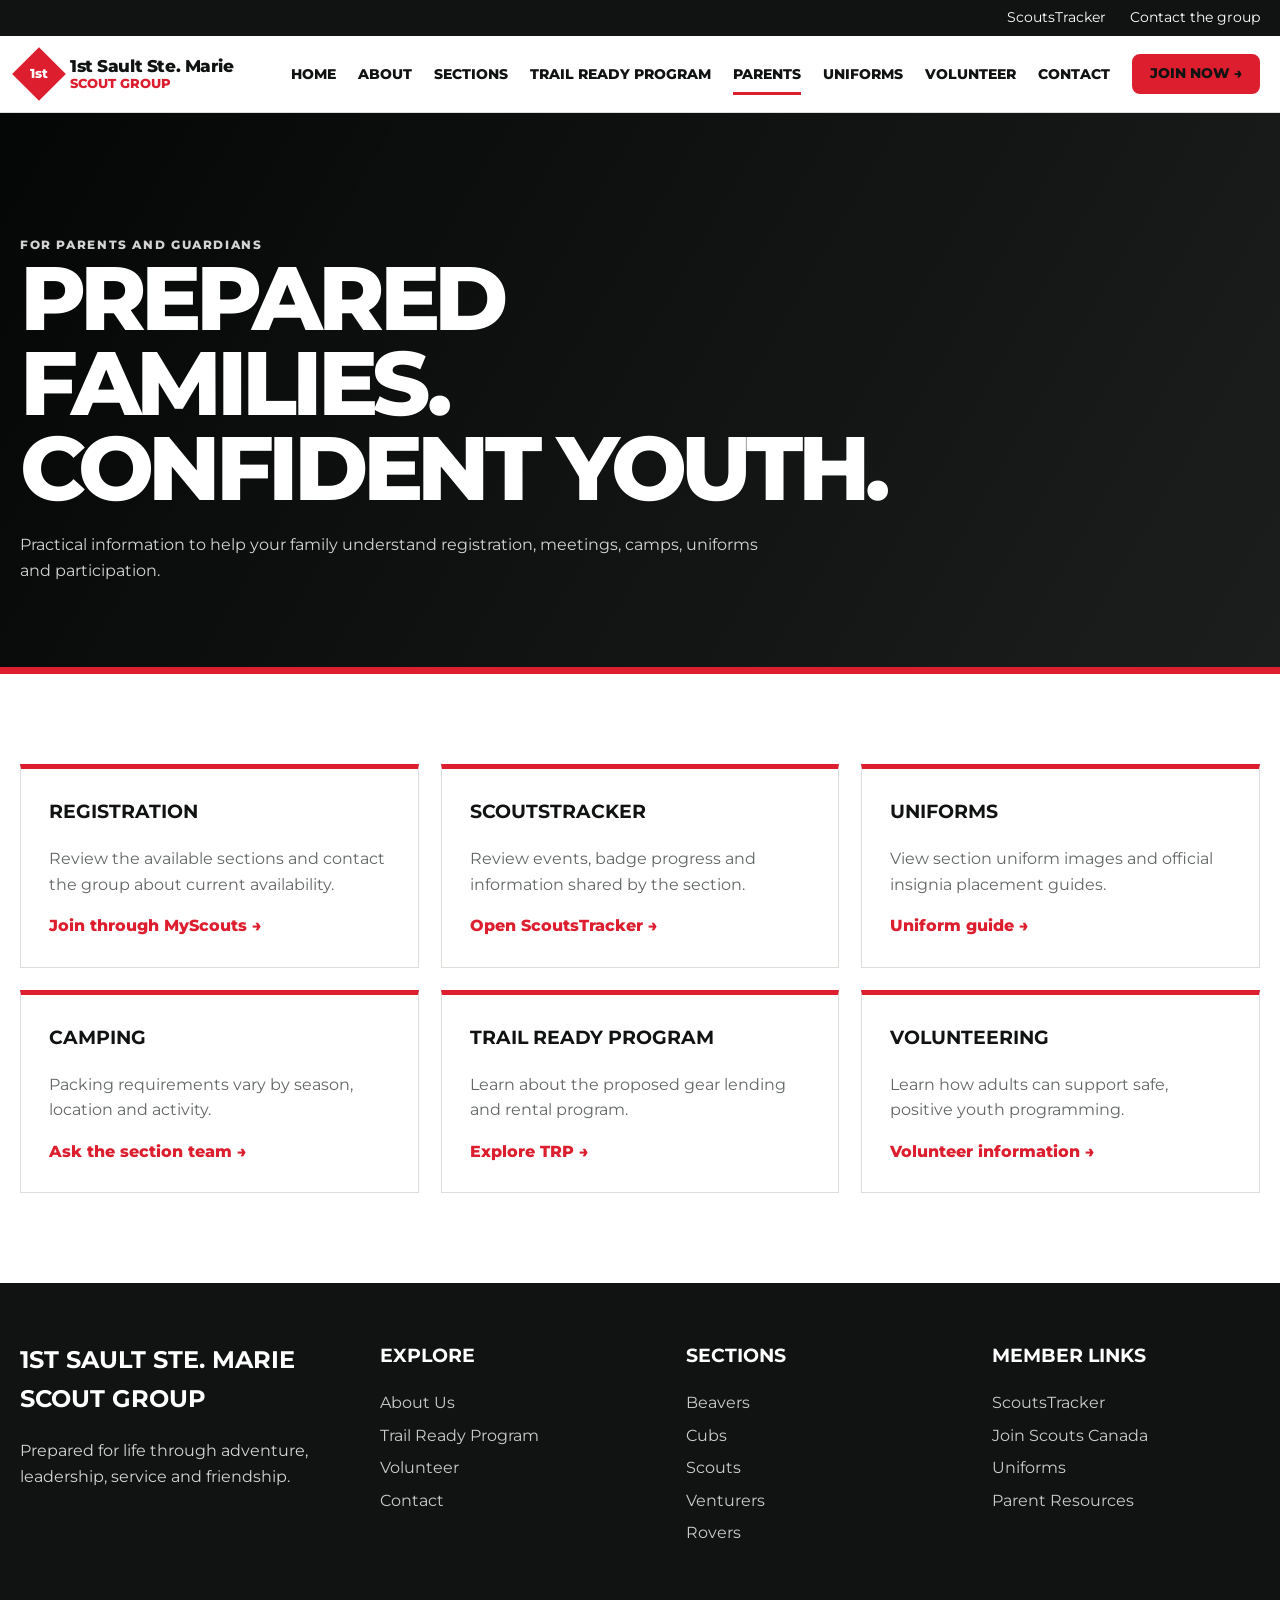
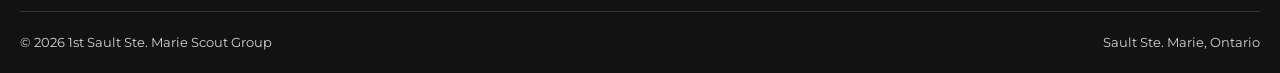
<file: parents.html>
<!doctype html><html lang="en"><head><meta charset="utf-8"><meta name="viewport" content="width=device-width, initial-scale=1"><meta name="description" content="Information for parents and guardians at 1st Sault Ste. Marie Scout Group."><title>Parents | 1st Sault Ste. Marie Scout Group</title><link rel="preconnect" href="https://fonts.googleapis.com"><link rel="preconnect" href="https://fonts.gstatic.com" crossorigin><link href="https://fonts.googleapis.com/css2?family=Montserrat:wght@500;600;700;800&display=swap" rel="stylesheet"><link rel="stylesheet" href="css/site.css?v=20260806-rwb2"></head><body><a class="skip-link" href="#main">Skip to main content</a><div class="utility-bar"><div class="container utility-inner"><a href="https://scoutstracker.ca/" target="_blank" rel="noopener noreferrer">ScoutsTracker</a><a href="contact.html">Contact the group</a></div></div><header class="site-header"><div class="container header-row"><a class="brand" href="index.html" aria-label="1st Sault Ste. Marie Scout Group home"><span class="brand-mark" aria-hidden="true"><span>1st</span></span><span class="brand-copy"><strong>1st Sault Ste. Marie</strong><small>Scout Group</small></span></a><button id="menuButton" class="menu-button" type="button" aria-expanded="false" aria-controls="siteNav"><span aria-hidden="true">☰</span><span class="sr-only">Open navigation menu</span></button><nav id="siteNav" class="nav" aria-label="Primary navigation"><a href="index.html">Home</a><a href="about.html">About</a><a href="sections.html">Sections</a><a href="trail-ready.html">Trail Ready Program</a><a href="parents.html" aria-current="page">Parents</a><a href="uniforms.html">Uniforms</a><a href="volunteer.html">Volunteer</a><a href="contact.html">Contact</a><a class="button button-small" href="https://www.myscouts.ca/join" target="_blank" rel="noopener noreferrer">Join Now →</a></nav></div></header><main id="main"><section class="page-hero"><div class="container"><p class="kicker">For parents and guardians</p><h1>Prepared families. Confident youth.</h1><p>Practical information to help your family understand registration, meetings, camps, uniforms and participation.</p></div></section><section class="section"><div class="container info-grid"><article class="info-card"><h3>Registration</h3><p>Review the available sections and contact the group about current availability.</p><a class="text-link" href="https://www.myscouts.ca/join" target="_blank" rel="noopener noreferrer">Join through MyScouts →</a></article><article class="info-card"><h3>ScoutsTracker</h3><p>Review events, badge progress and information shared by the section.</p><a class="text-link" href="https://scoutstracker.ca/" target="_blank" rel="noopener noreferrer">Open ScoutsTracker →</a></article><article class="info-card"><h3>Uniforms</h3><p>View section uniform images and official insignia placement guides.</p><a class="text-link" href="uniforms.html">Uniform guide →</a></article><article class="info-card"><h3>Camping</h3><p>Packing requirements vary by season, location and activity.</p><a class="text-link" href="contact.html">Ask the section team →</a></article><article class="info-card"><h3>Trail Ready Program</h3><p>Learn about the proposed gear lending and rental program.</p><a class="text-link" href="trail-ready.html">Explore TRP →</a></article><article class="info-card"><h3>Volunteering</h3><p>Learn how adults can support safe, positive youth programming.</p><a class="text-link" href="volunteer.html">Volunteer information →</a></article></div></section></main><footer class="site-footer"><div class="container footer-main"><div><h2>1st Sault Ste. Marie Scout Group</h2><p>Prepared for life through adventure, leadership, service and friendship.</p></div><div><h3>Explore</h3><a href="about.html">About Us</a><a href="trail-ready.html">Trail Ready Program</a><a href="volunteer.html">Volunteer</a><a href="contact.html">Contact</a></div><div><h3>Sections</h3><a href="beavers.html">Beavers</a><a href="cubs.html">Cubs</a><a href="scouts.html">Scouts</a><a href="venturers.html">Venturers</a><a href="rovers.html">Rovers</a></div><div><h3>Member Links</h3><a href="https://scoutstracker.ca/" target="_blank" rel="noopener noreferrer">ScoutsTracker</a><a href="https://www.myscouts.ca/join" target="_blank" rel="noopener noreferrer">Join Scouts Canada</a><a href="uniforms.html">Uniforms</a><a href="parents.html">Parent Resources</a></div></div><div class="container footer-bottom"><span>© <span id="year"></span> 1st Sault Ste. Marie Scout Group</span><span>Sault Ste. Marie, Ontario</span></div></footer><script src="js/main.js"></script></body></html>
</file>
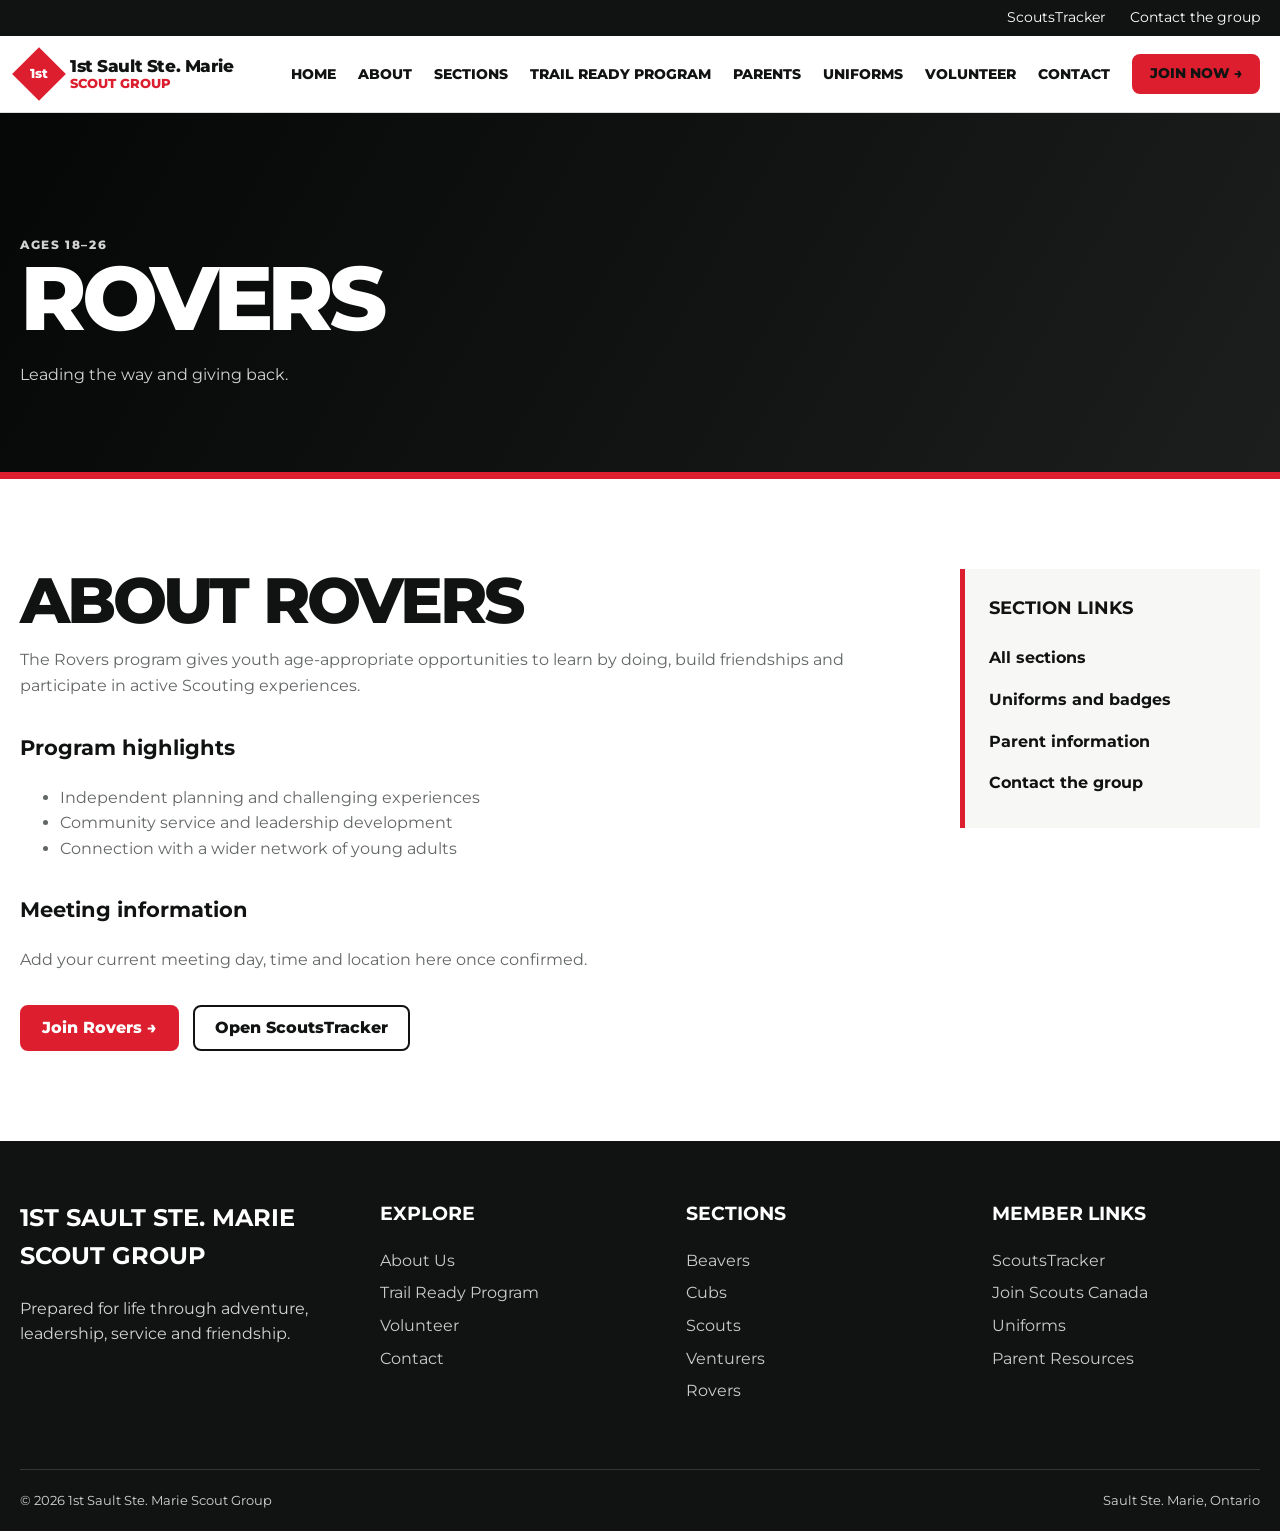
<file: rovers.html>
<!doctype html><html lang="en"><head><meta charset="utf-8"><meta name="viewport" content="width=device-width, initial-scale=1"><meta name="description" content="Rovers section information for 1st Sault Ste. Marie Scout Group."><title>Rovers | 1st Sault Ste. Marie Scout Group</title><link rel="preconnect" href="https://fonts.googleapis.com"><link rel="preconnect" href="https://fonts.gstatic.com" crossorigin><link href="https://fonts.googleapis.com/css2?family=Montserrat:wght@500;600;700;800&display=swap" rel="stylesheet"><link rel="stylesheet" href="css/site.css?v=20260806-rwb2"></head><body><a class="skip-link" href="#main">Skip to main content</a><div class="utility-bar"><div class="container utility-inner"><a href="https://scoutstracker.ca/" target="_blank" rel="noopener noreferrer">ScoutsTracker</a><a href="contact.html">Contact the group</a></div></div><header class="site-header"><div class="container header-row"><a class="brand" href="index.html" aria-label="1st Sault Ste. Marie Scout Group home"><span class="brand-mark" aria-hidden="true"><span>1st</span></span><span class="brand-copy"><strong>1st Sault Ste. Marie</strong><small>Scout Group</small></span></a><button id="menuButton" class="menu-button" type="button" aria-expanded="false" aria-controls="siteNav"><span aria-hidden="true">☰</span><span class="sr-only">Open navigation menu</span></button><nav id="siteNav" class="nav" aria-label="Primary navigation"><a href="index.html">Home</a><a href="about.html">About</a><a href="sections.html">Sections</a><a href="trail-ready.html">Trail Ready Program</a><a href="parents.html">Parents</a><a href="uniforms.html">Uniforms</a><a href="volunteer.html">Volunteer</a><a href="contact.html">Contact</a><a class="button button-small" href="https://www.myscouts.ca/join" target="_blank" rel="noopener noreferrer">Join Now →</a></nav></div></header><main id="main"><section class="page-hero"><div class="container"><p class="kicker">Ages 18–26</p><h1>Rovers</h1><p>Leading the way and giving back.</p></div></section><section class="section"><div class="container content-shell"><article class="prose"><h2>About Rovers</h2><p>The Rovers program gives youth age-appropriate opportunities to learn by doing, build friendships and participate in active Scouting experiences.</p><h3>Program highlights</h3><ul><li>Independent planning and challenging experiences</li><li>Community service and leadership development</li><li>Connection with a wider network of young adults</li></ul><h3>Meeting information</h3><p>Add your current meeting day, time and location here once confirmed.</p><div class="hero-actions"><a class="button" href="https://www.myscouts.ca/join" target="_blank" rel="noopener noreferrer">Join Rovers →</a><a class="button button-outline" href="https://scoutstracker.ca/" target="_blank" rel="noopener noreferrer">Open ScoutsTracker</a></div></article><aside class="sidebar"><h2>Section links</h2><a href="sections.html">All sections</a><a href="uniforms.html">Uniforms and badges</a><a href="parents.html">Parent information</a><a href="contact.html">Contact the group</a></aside></div></section></main><footer class="site-footer"><div class="container footer-main"><div><h2>1st Sault Ste. Marie Scout Group</h2><p>Prepared for life through adventure, leadership, service and friendship.</p></div><div><h3>Explore</h3><a href="about.html">About Us</a><a href="trail-ready.html">Trail Ready Program</a><a href="volunteer.html">Volunteer</a><a href="contact.html">Contact</a></div><div><h3>Sections</h3><a href="beavers.html">Beavers</a><a href="cubs.html">Cubs</a><a href="scouts.html">Scouts</a><a href="venturers.html">Venturers</a><a href="rovers.html">Rovers</a></div><div><h3>Member Links</h3><a href="https://scoutstracker.ca/" target="_blank" rel="noopener noreferrer">ScoutsTracker</a><a href="https://www.myscouts.ca/join" target="_blank" rel="noopener noreferrer">Join Scouts Canada</a><a href="uniforms.html">Uniforms</a><a href="parents.html">Parent Resources</a></div></div><div class="container footer-bottom"><span>© <span id="year"></span> 1st Sault Ste. Marie Scout Group</span><span>Sault Ste. Marie, Ontario</span></div></footer><script src="js/main.js"></script></body></html>
</file>
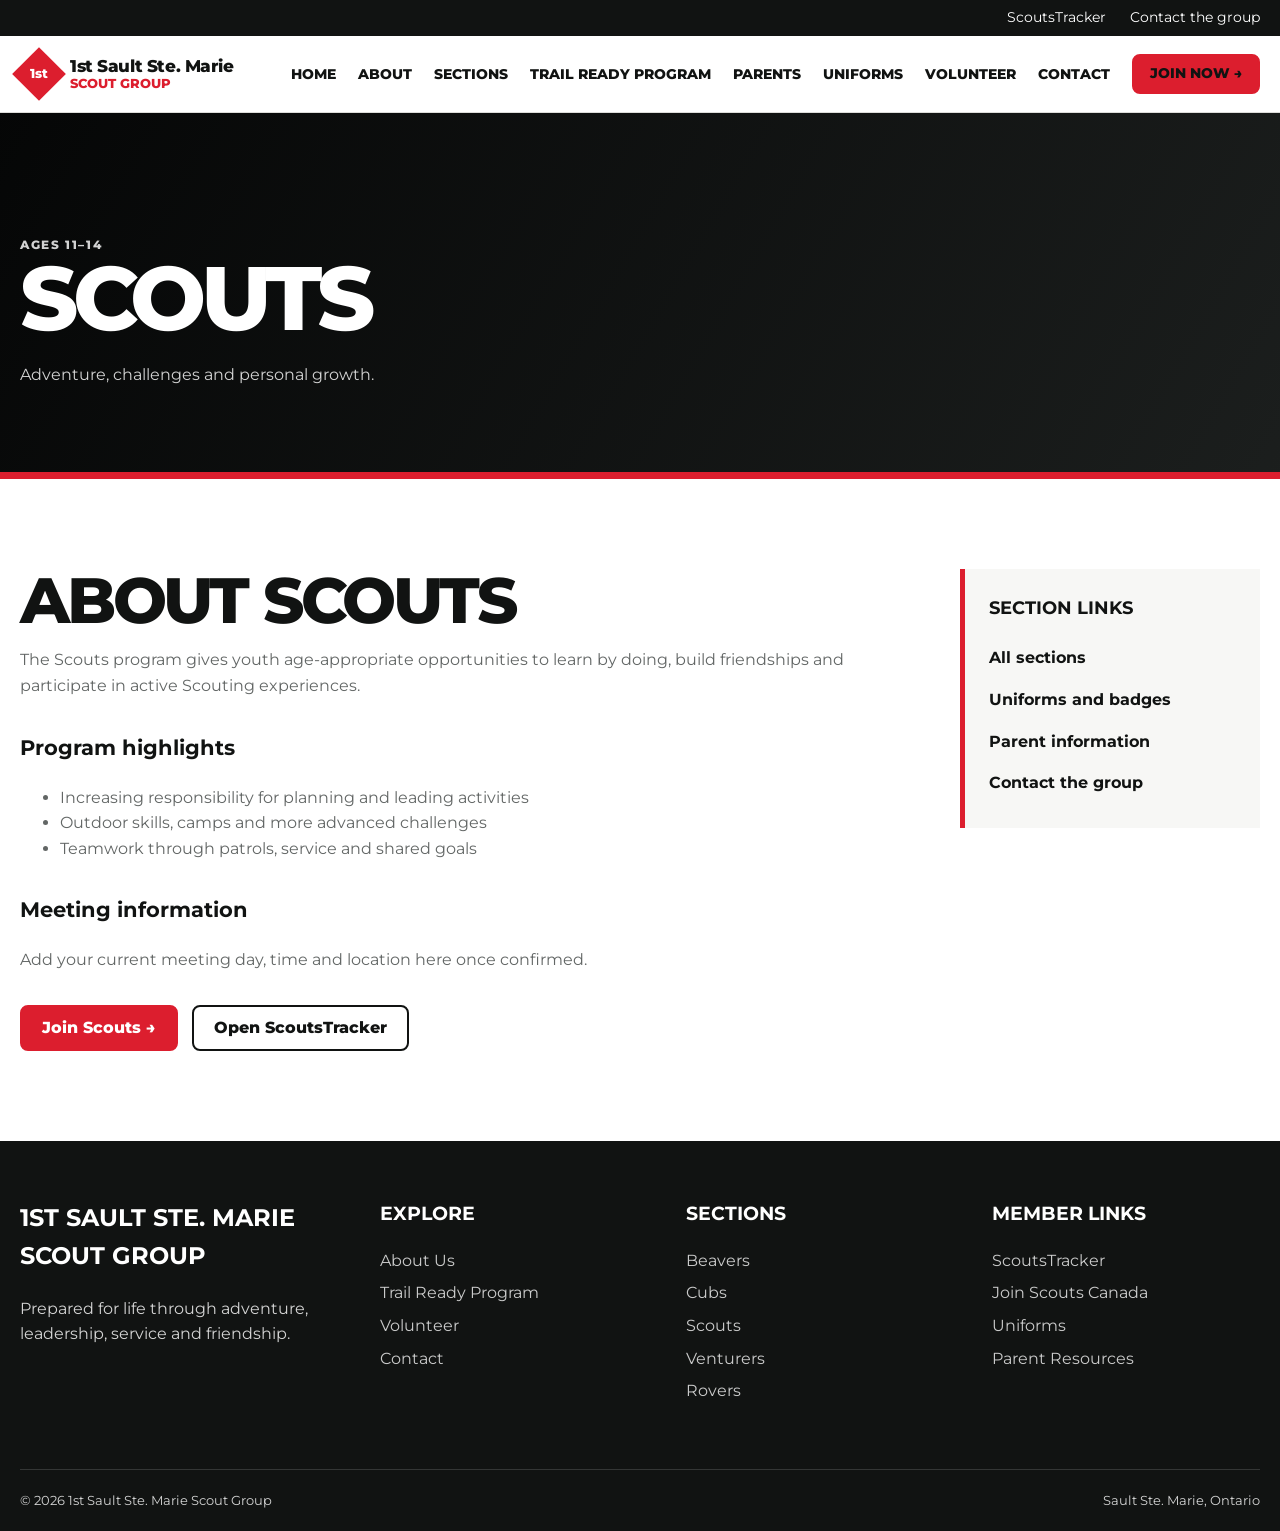
<file: scouts.html>
<!doctype html><html lang="en"><head><meta charset="utf-8"><meta name="viewport" content="width=device-width, initial-scale=1"><meta name="description" content="Scouts section information for 1st Sault Ste. Marie Scout Group."><title>Scouts | 1st Sault Ste. Marie Scout Group</title><link rel="preconnect" href="https://fonts.googleapis.com"><link rel="preconnect" href="https://fonts.gstatic.com" crossorigin><link href="https://fonts.googleapis.com/css2?family=Montserrat:wght@500;600;700;800&display=swap" rel="stylesheet"><link rel="stylesheet" href="css/site.css?v=20260806-rwb2"></head><body><a class="skip-link" href="#main">Skip to main content</a><div class="utility-bar"><div class="container utility-inner"><a href="https://scoutstracker.ca/" target="_blank" rel="noopener noreferrer">ScoutsTracker</a><a href="contact.html">Contact the group</a></div></div><header class="site-header"><div class="container header-row"><a class="brand" href="index.html" aria-label="1st Sault Ste. Marie Scout Group home"><span class="brand-mark" aria-hidden="true"><span>1st</span></span><span class="brand-copy"><strong>1st Sault Ste. Marie</strong><small>Scout Group</small></span></a><button id="menuButton" class="menu-button" type="button" aria-expanded="false" aria-controls="siteNav"><span aria-hidden="true">☰</span><span class="sr-only">Open navigation menu</span></button><nav id="siteNav" class="nav" aria-label="Primary navigation"><a href="index.html">Home</a><a href="about.html">About</a><a href="sections.html">Sections</a><a href="trail-ready.html">Trail Ready Program</a><a href="parents.html">Parents</a><a href="uniforms.html">Uniforms</a><a href="volunteer.html">Volunteer</a><a href="contact.html">Contact</a><a class="button button-small" href="https://www.myscouts.ca/join" target="_blank" rel="noopener noreferrer">Join Now →</a></nav></div></header><main id="main"><section class="page-hero"><div class="container"><p class="kicker">Ages 11–14</p><h1>Scouts</h1><p>Adventure, challenges and personal growth.</p></div></section><section class="section"><div class="container content-shell"><article class="prose"><h2>About Scouts</h2><p>The Scouts program gives youth age-appropriate opportunities to learn by doing, build friendships and participate in active Scouting experiences.</p><h3>Program highlights</h3><ul><li>Increasing responsibility for planning and leading activities</li><li>Outdoor skills, camps and more advanced challenges</li><li>Teamwork through patrols, service and shared goals</li></ul><h3>Meeting information</h3><p>Add your current meeting day, time and location here once confirmed.</p><div class="hero-actions"><a class="button" href="https://www.myscouts.ca/join" target="_blank" rel="noopener noreferrer">Join Scouts →</a><a class="button button-outline" href="https://scoutstracker.ca/" target="_blank" rel="noopener noreferrer">Open ScoutsTracker</a></div></article><aside class="sidebar"><h2>Section links</h2><a href="sections.html">All sections</a><a href="uniforms.html">Uniforms and badges</a><a href="parents.html">Parent information</a><a href="contact.html">Contact the group</a></aside></div></section></main><footer class="site-footer"><div class="container footer-main"><div><h2>1st Sault Ste. Marie Scout Group</h2><p>Prepared for life through adventure, leadership, service and friendship.</p></div><div><h3>Explore</h3><a href="about.html">About Us</a><a href="trail-ready.html">Trail Ready Program</a><a href="volunteer.html">Volunteer</a><a href="contact.html">Contact</a></div><div><h3>Sections</h3><a href="beavers.html">Beavers</a><a href="cubs.html">Cubs</a><a href="scouts.html">Scouts</a><a href="venturers.html">Venturers</a><a href="rovers.html">Rovers</a></div><div><h3>Member Links</h3><a href="https://scoutstracker.ca/" target="_blank" rel="noopener noreferrer">ScoutsTracker</a><a href="https://www.myscouts.ca/join" target="_blank" rel="noopener noreferrer">Join Scouts Canada</a><a href="uniforms.html">Uniforms</a><a href="parents.html">Parent Resources</a></div></div><div class="container footer-bottom"><span>© <span id="year"></span> 1st Sault Ste. Marie Scout Group</span><span>Sault Ste. Marie, Ontario</span></div></footer><script src="js/main.js"></script></body></html>
</file>
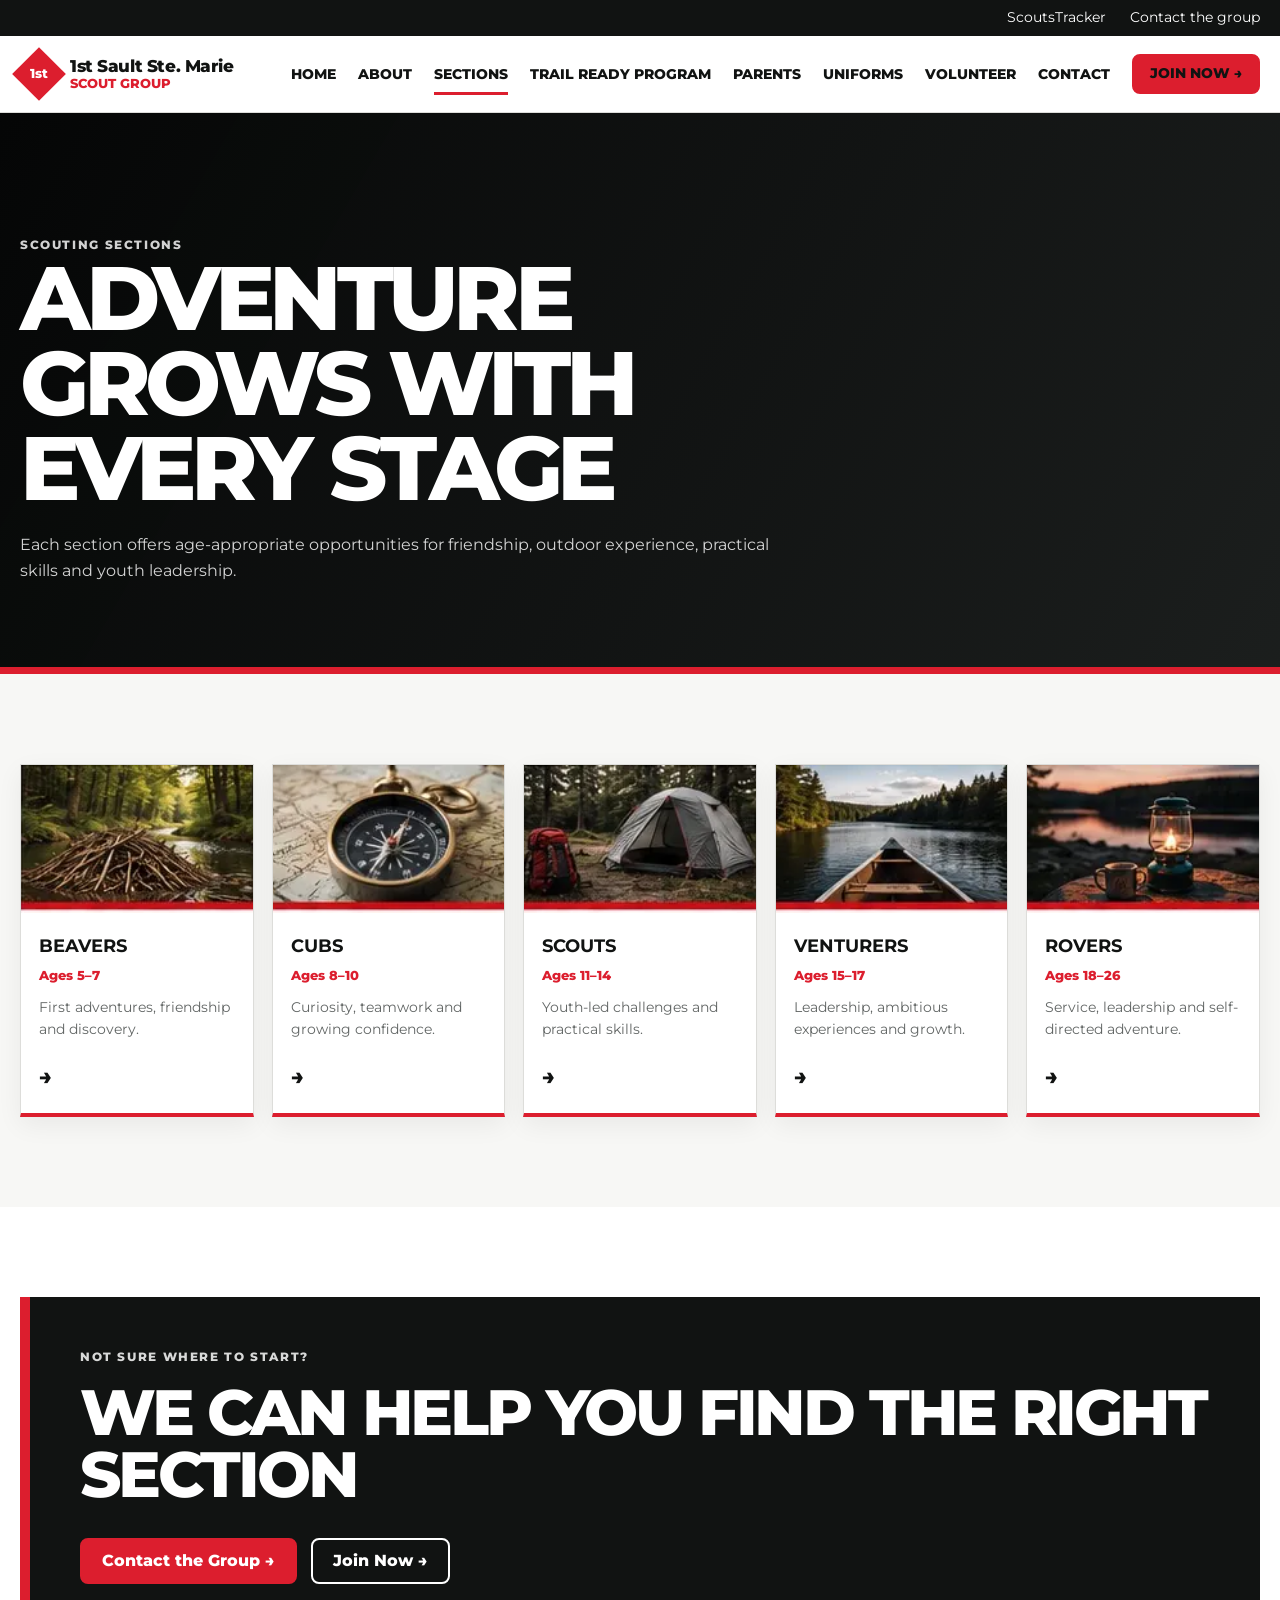
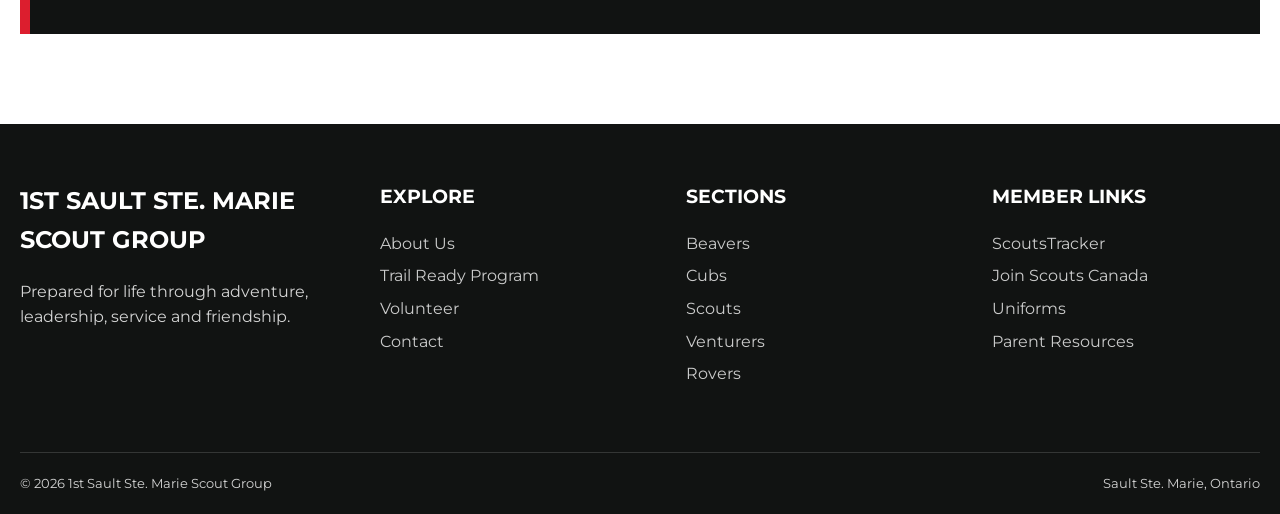
<file: sections.html>
<!doctype html><html lang="en"><head><meta charset="utf-8"><meta name="viewport" content="width=device-width, initial-scale=1"><meta name="description" content="Explore the Scouting sections offered by 1st Sault Ste. Marie Scout Group."><title>Sections | 1st Sault Ste. Marie Scout Group</title><link rel="preconnect" href="https://fonts.googleapis.com"><link rel="preconnect" href="https://fonts.gstatic.com" crossorigin><link href="https://fonts.googleapis.com/css2?family=Montserrat:wght@500;600;700;800&display=swap" rel="stylesheet"><link rel="stylesheet" href="css/site.css?v=20260806-rwb2"></head><body><a class="skip-link" href="#main">Skip to main content</a><div class="utility-bar"><div class="container utility-inner"><a href="https://scoutstracker.ca/" target="_blank" rel="noopener noreferrer">ScoutsTracker</a><a href="contact.html">Contact the group</a></div></div><header class="site-header"><div class="container header-row"><a class="brand" href="index.html" aria-label="1st Sault Ste. Marie Scout Group home"><span class="brand-mark" aria-hidden="true"><span>1st</span></span><span class="brand-copy"><strong>1st Sault Ste. Marie</strong><small>Scout Group</small></span></a><button id="menuButton" class="menu-button" type="button" aria-expanded="false" aria-controls="siteNav"><span aria-hidden="true">☰</span><span class="sr-only">Open navigation menu</span></button><nav id="siteNav" class="nav" aria-label="Primary navigation"><a href="index.html">Home</a><a href="about.html">About</a><a href="sections.html" aria-current="page">Sections</a><a href="trail-ready.html">Trail Ready Program</a><a href="parents.html">Parents</a><a href="uniforms.html">Uniforms</a><a href="volunteer.html">Volunteer</a><a href="contact.html">Contact</a><a class="button button-small" href="https://www.myscouts.ca/join" target="_blank" rel="noopener noreferrer">Join Now →</a></nav></div></header><main id="main"><section class="page-hero"><div class="container"><p class="kicker">Scouting sections</p><h1>Adventure grows with every stage</h1><p>Each section offers age-appropriate opportunities for friendship, outdoor experience, practical skills and youth leadership.</p></div></section><section class="section section-soft"><div class="container"><div class="section-cards"><a class="section-card" href="beavers.html"><img src="images/beavers.webp" alt="Woodland trail" loading="lazy"><div class="section-card-content"><h3>Beavers</h3><span class="age">Ages 5–7</span><p>First adventures, friendship and discovery.</p><span class="arrow-link">→</span></div></a><a class="section-card" href="cubs.html"><img src="images/cubs.webp" alt="Compass on a map" loading="lazy"><div class="section-card-content"><h3>Cubs</h3><span class="age">Ages 8–10</span><p>Curiosity, teamwork and growing confidence.</p><span class="arrow-link">→</span></div></a><a class="section-card" href="scouts.html"><img src="images/scouts.webp" alt="Tent and backpack" loading="lazy"><div class="section-card-content"><h3>Scouts</h3><span class="age">Ages 11–14</span><p>Youth-led challenges and practical skills.</p><span class="arrow-link">→</span></div></a><a class="section-card" href="venturers.html"><img src="images/venturers.webp" alt="Canoe on a lake" loading="lazy"><div class="section-card-content"><h3>Venturers</h3><span class="age">Ages 15–17</span><p>Leadership, ambitious experiences and growth.</p><span class="arrow-link">→</span></div></a><a class="section-card" href="rovers.html"><img src="images/rovers.webp" alt="Lantern and camp equipment" loading="lazy"><div class="section-card-content"><h3>Rovers</h3><span class="age">Ages 18–26</span><p>Service, leadership and self-directed adventure.</p><span class="arrow-link">→</span></div></a></div></div></section><section class="section"><div class="container"><div class="cta"><p class="eyebrow">Not sure where to start?</p><h2>We can help you find the right section</h2><div class="hero-actions"><a class="button" href="contact.html">Contact the Group →</a><a class="button button-outline" href="https://www.myscouts.ca/join" target="_blank" rel="noopener noreferrer">Join Now →</a></div></div></div></section></main><footer class="site-footer"><div class="container footer-main"><div><h2>1st Sault Ste. Marie Scout Group</h2><p>Prepared for life through adventure, leadership, service and friendship.</p></div><div><h3>Explore</h3><a href="about.html">About Us</a><a href="trail-ready.html">Trail Ready Program</a><a href="volunteer.html">Volunteer</a><a href="contact.html">Contact</a></div><div><h3>Sections</h3><a href="beavers.html">Beavers</a><a href="cubs.html">Cubs</a><a href="scouts.html">Scouts</a><a href="venturers.html">Venturers</a><a href="rovers.html">Rovers</a></div><div><h3>Member Links</h3><a href="https://scoutstracker.ca/" target="_blank" rel="noopener noreferrer">ScoutsTracker</a><a href="https://www.myscouts.ca/join" target="_blank" rel="noopener noreferrer">Join Scouts Canada</a><a href="uniforms.html">Uniforms</a><a href="parents.html">Parent Resources</a></div></div><div class="container footer-bottom"><span>© <span id="year"></span> 1st Sault Ste. Marie Scout Group</span><span>Sault Ste. Marie, Ontario</span></div></footer><script src="js/main.js"></script></body></html>
</file>
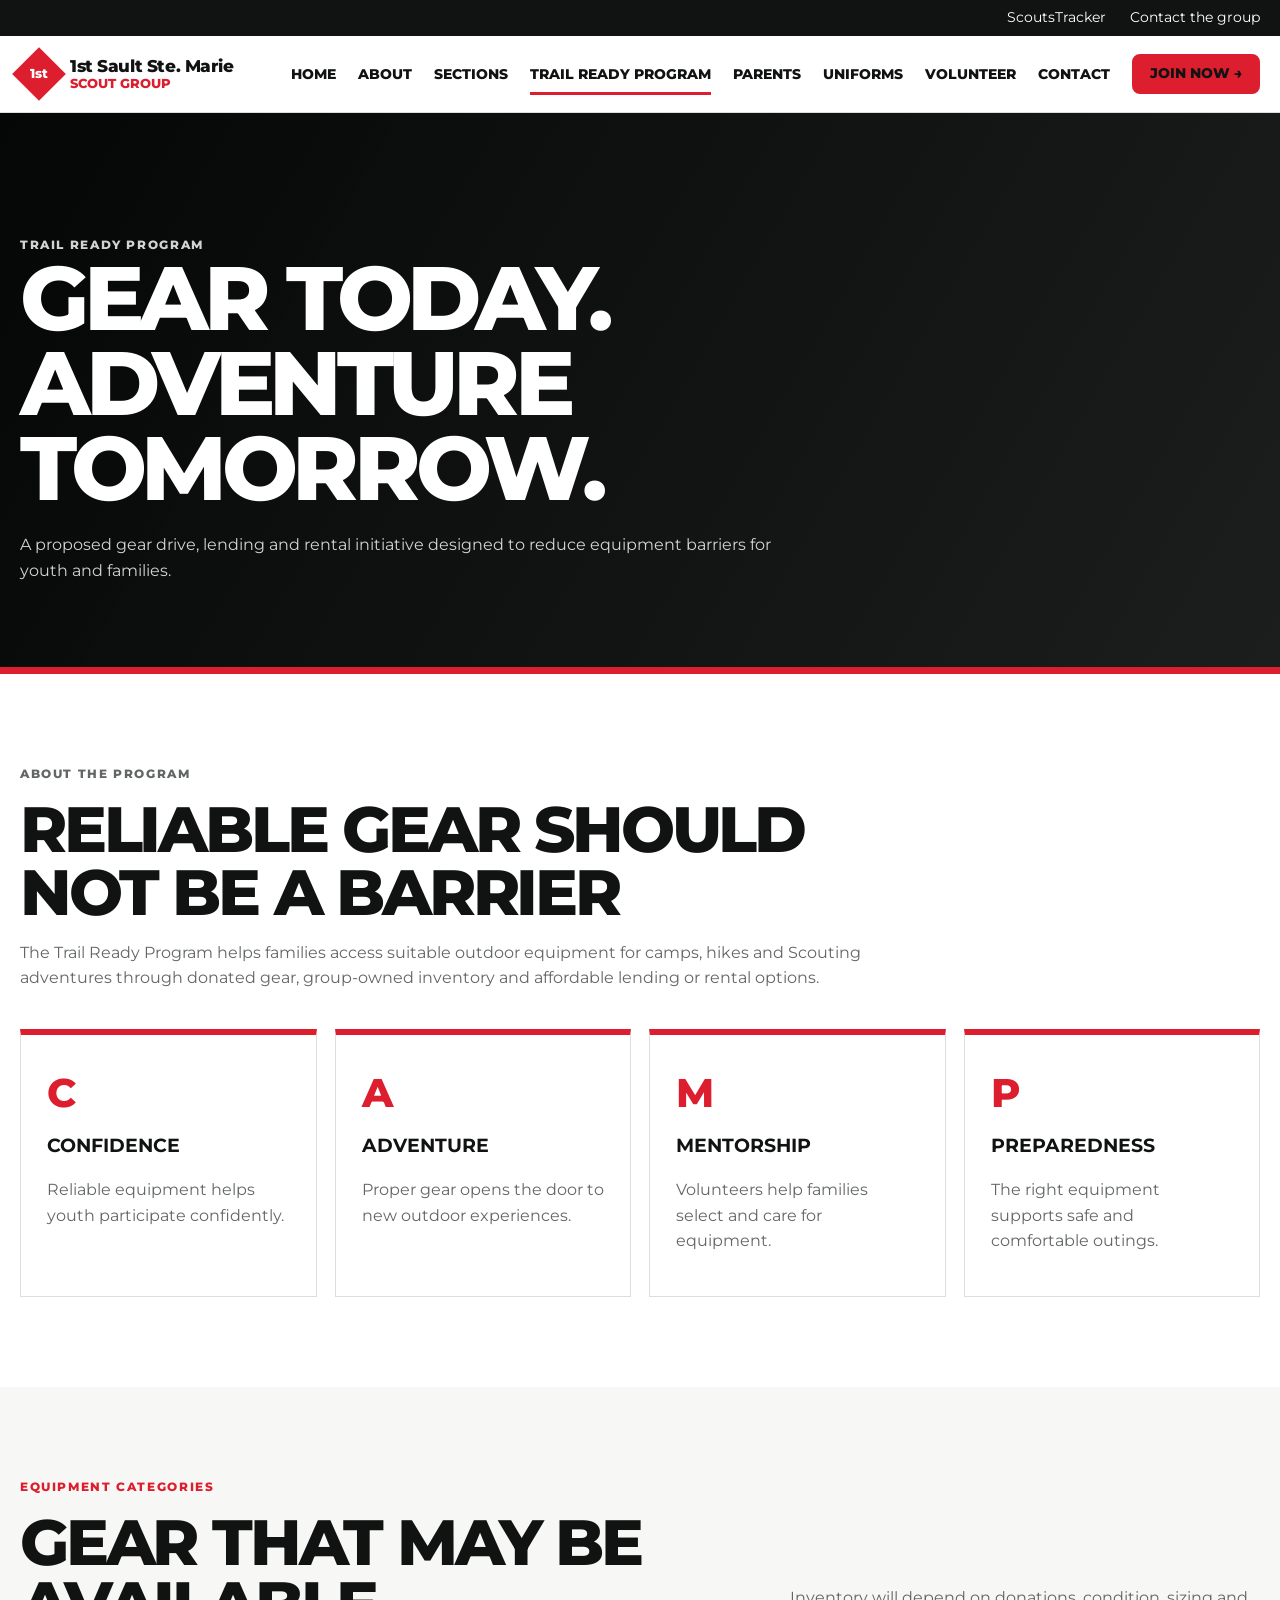
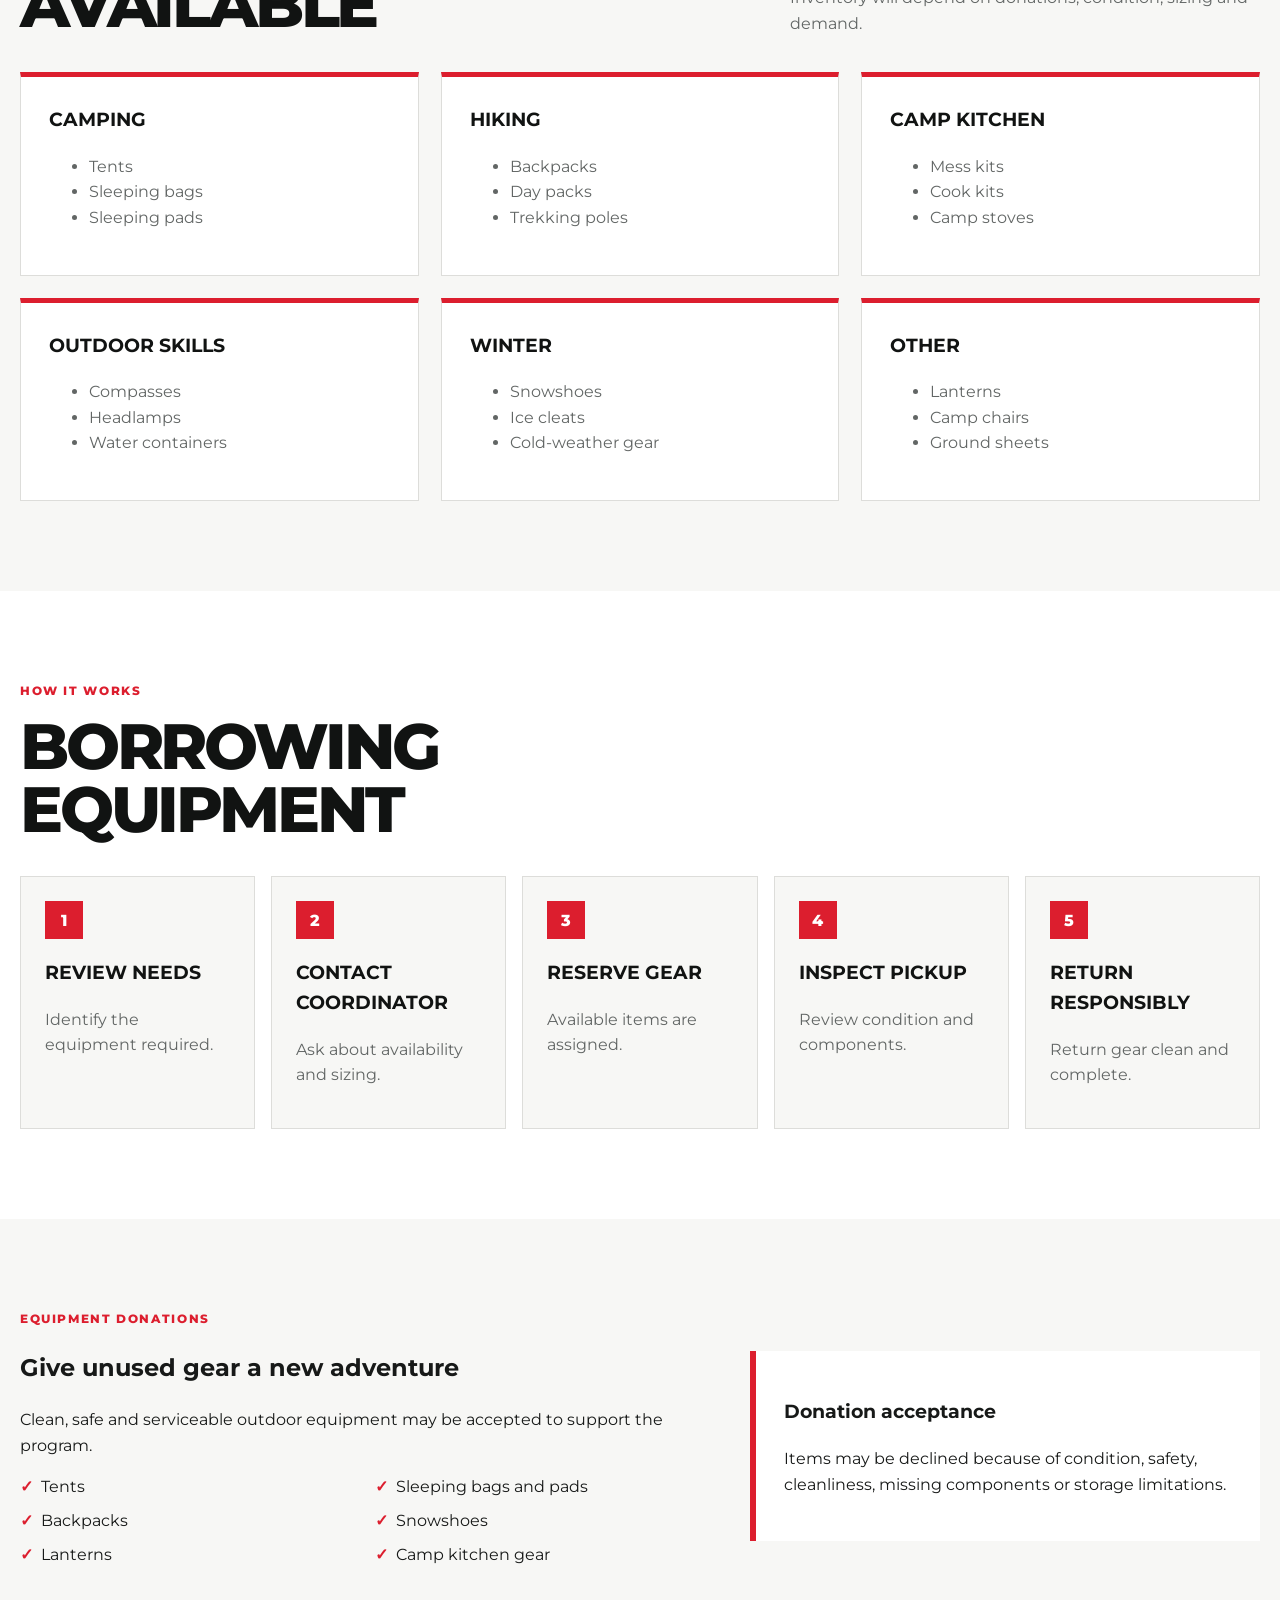
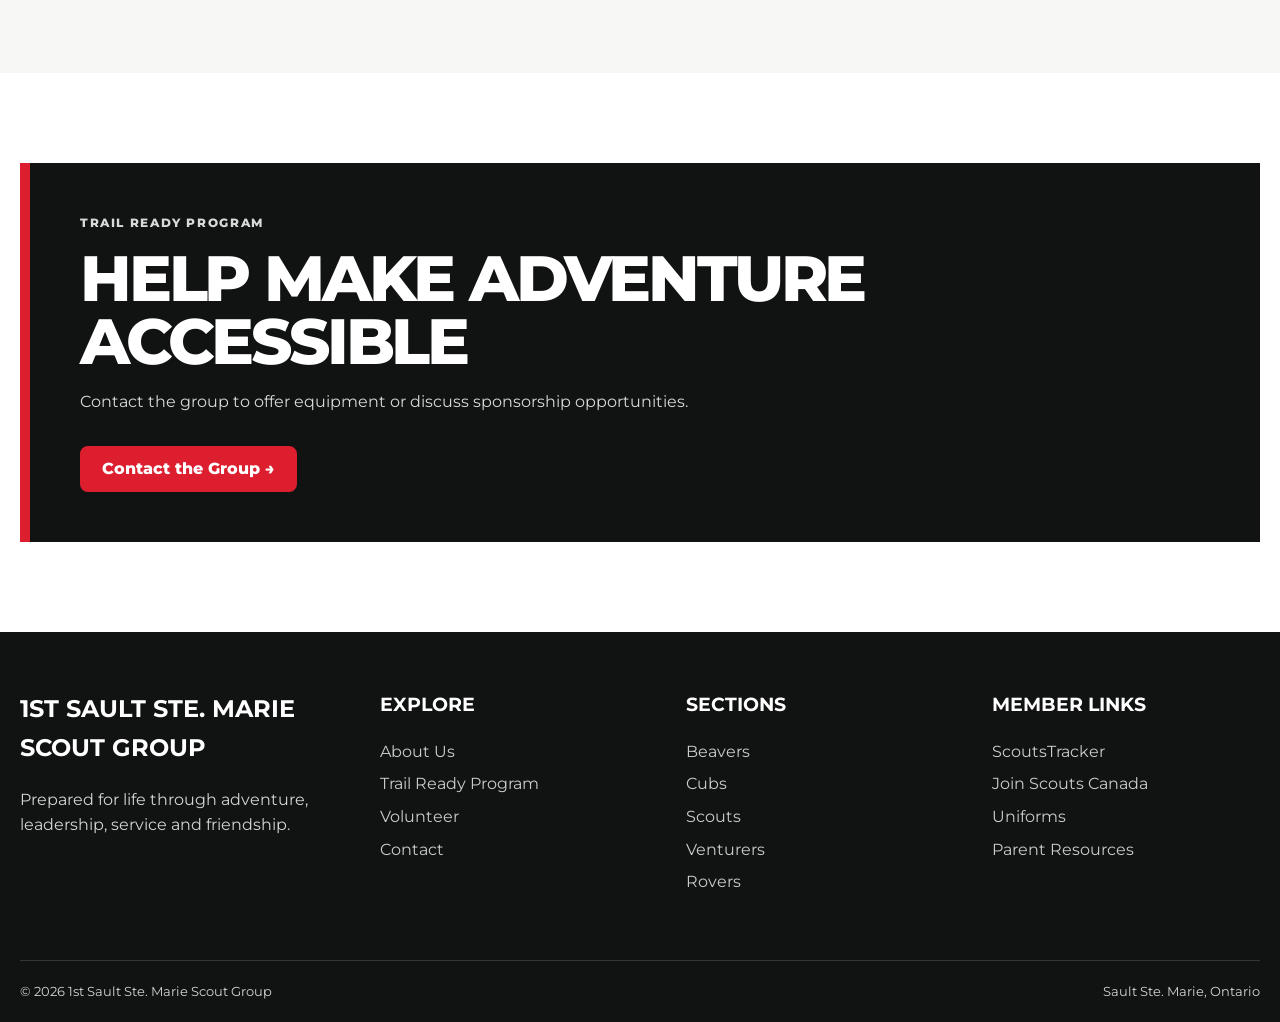
<file: trail-ready.html>
<!doctype html><html lang="en"><head><meta charset="utf-8"><meta name="viewport" content="width=device-width, initial-scale=1"><meta name="description" content="Learn about the Trail Ready Program gear lending and rental initiative."><title>Trail Ready Program | 1st Sault Ste. Marie Scout Group</title><link rel="preconnect" href="https://fonts.googleapis.com"><link rel="preconnect" href="https://fonts.gstatic.com" crossorigin><link href="https://fonts.googleapis.com/css2?family=Montserrat:wght@500;600;700;800&display=swap" rel="stylesheet"><link rel="stylesheet" href="css/site.css?v=20260806-rwb2"></head><body><a class="skip-link" href="#main">Skip to main content</a><div class="utility-bar"><div class="container utility-inner"><a href="https://scoutstracker.ca/" target="_blank" rel="noopener noreferrer">ScoutsTracker</a><a href="contact.html">Contact the group</a></div></div><header class="site-header"><div class="container header-row"><a class="brand" href="index.html" aria-label="1st Sault Ste. Marie Scout Group home"><span class="brand-mark" aria-hidden="true"><span>1st</span></span><span class="brand-copy"><strong>1st Sault Ste. Marie</strong><small>Scout Group</small></span></a><button id="menuButton" class="menu-button" type="button" aria-expanded="false" aria-controls="siteNav"><span aria-hidden="true">☰</span><span class="sr-only">Open navigation menu</span></button><nav id="siteNav" class="nav" aria-label="Primary navigation"><a href="index.html">Home</a><a href="about.html">About</a><a href="sections.html">Sections</a><a href="trail-ready.html" aria-current="page">Trail Ready Program</a><a href="parents.html">Parents</a><a href="uniforms.html">Uniforms</a><a href="volunteer.html">Volunteer</a><a href="contact.html">Contact</a><a class="button button-small" href="https://www.myscouts.ca/join" target="_blank" rel="noopener noreferrer">Join Now →</a></nav></div></header><main id="main"><section class="page-hero"><div class="container"><p class="kicker">Trail Ready Program</p><h1>Gear today. Adventure tomorrow.</h1><p>A proposed gear drive, lending and rental initiative designed to reduce equipment barriers for youth and families.</p></div></section><section class="section"><div class="container"><div class="trp-intro"><p class="eyebrow">About the program</p><h2>Reliable gear should not be a barrier</h2><p>The Trail Ready Program helps families access suitable outdoor equipment for camps, hikes and Scouting adventures through donated gear, group-owned inventory and affordable lending or rental options.</p></div><div class="camp-pillars"><article class="camp-pillar"><span class="camp-letter">C</span><h3>Confidence</h3><p>Reliable equipment helps youth participate confidently.</p></article><article class="camp-pillar"><span class="camp-letter">A</span><h3>Adventure</h3><p>Proper gear opens the door to new outdoor experiences.</p></article><article class="camp-pillar"><span class="camp-letter">M</span><h3>Mentorship</h3><p>Volunteers help families select and care for equipment.</p></article><article class="camp-pillar"><span class="camp-letter">P</span><h3>Preparedness</h3><p>The right equipment supports safe and comfortable outings.</p></article></div></div></section><section class="section section-soft"><div class="container"><div class="section-heading"><div><p class="eyebrow">Equipment categories</p><h2>Gear that may be available</h2></div><p>Inventory will depend on donations, condition, sizing and demand.</p></div><div class="equipment-grid"><article class="equipment-card"><h3>Camping</h3><ul><li>Tents</li><li>Sleeping bags</li><li>Sleeping pads</li></ul></article><article class="equipment-card"><h3>Hiking</h3><ul><li>Backpacks</li><li>Day packs</li><li>Trekking poles</li></ul></article><article class="equipment-card"><h3>Camp Kitchen</h3><ul><li>Mess kits</li><li>Cook kits</li><li>Camp stoves</li></ul></article><article class="equipment-card"><h3>Outdoor Skills</h3><ul><li>Compasses</li><li>Headlamps</li><li>Water containers</li></ul></article><article class="equipment-card"><h3>Winter</h3><ul><li>Snowshoes</li><li>Ice cleats</li><li>Cold-weather gear</li></ul></article><article class="equipment-card"><h3>Other</h3><ul><li>Lanterns</li><li>Camp chairs</li><li>Ground sheets</li></ul></article></div></div></section><section class="section"><div class="container"><div class="section-heading"><div><p class="eyebrow">How it works</p><h2>Borrowing equipment</h2></div></div><div class="program-steps"><article class="program-step"><h3>Review needs</h3><p>Identify the equipment required.</p></article><article class="program-step"><h3>Contact coordinator</h3><p>Ask about availability and sizing.</p></article><article class="program-step"><h3>Reserve gear</h3><p>Available items are assigned.</p></article><article class="program-step"><h3>Inspect pickup</h3><p>Review condition and components.</p></article><article class="program-step"><h3>Return responsibly</h3><p>Return gear clean and complete.</p></article></div></div></section><section class="section section-soft"><div class="container donation-layout"><div><p class="eyebrow">Equipment donations</p><h2>Give unused gear a new adventure</h2><p>Clean, safe and serviceable outdoor equipment may be accepted to support the program.</p><ul class="donation-list"><li>Tents</li><li>Sleeping bags and pads</li><li>Backpacks</li><li>Snowshoes</li><li>Lanterns</li><li>Camp kitchen gear</li></ul></div><aside class="program-note"><h3>Donation acceptance</h3><p>Items may be declined because of condition, safety, cleanliness, missing components or storage limitations.</p></aside></div></section><section class="section"><div class="container"><div class="cta"><p class="eyebrow">Trail Ready Program</p><h2>Help make adventure accessible</h2><p>Contact the group to offer equipment or discuss sponsorship opportunities.</p><div class="hero-actions"><a class="button" href="contact.html">Contact the Group →</a></div></div></div></section></main><footer class="site-footer"><div class="container footer-main"><div><h2>1st Sault Ste. Marie Scout Group</h2><p>Prepared for life through adventure, leadership, service and friendship.</p></div><div><h3>Explore</h3><a href="about.html">About Us</a><a href="trail-ready.html">Trail Ready Program</a><a href="volunteer.html">Volunteer</a><a href="contact.html">Contact</a></div><div><h3>Sections</h3><a href="beavers.html">Beavers</a><a href="cubs.html">Cubs</a><a href="scouts.html">Scouts</a><a href="venturers.html">Venturers</a><a href="rovers.html">Rovers</a></div><div><h3>Member Links</h3><a href="https://scoutstracker.ca/" target="_blank" rel="noopener noreferrer">ScoutsTracker</a><a href="https://www.myscouts.ca/join" target="_blank" rel="noopener noreferrer">Join Scouts Canada</a><a href="uniforms.html">Uniforms</a><a href="parents.html">Parent Resources</a></div></div><div class="container footer-bottom"><span>© <span id="year"></span> 1st Sault Ste. Marie Scout Group</span><span>Sault Ste. Marie, Ontario</span></div></footer><script src="js/main.js"></script></body></html>
</file>
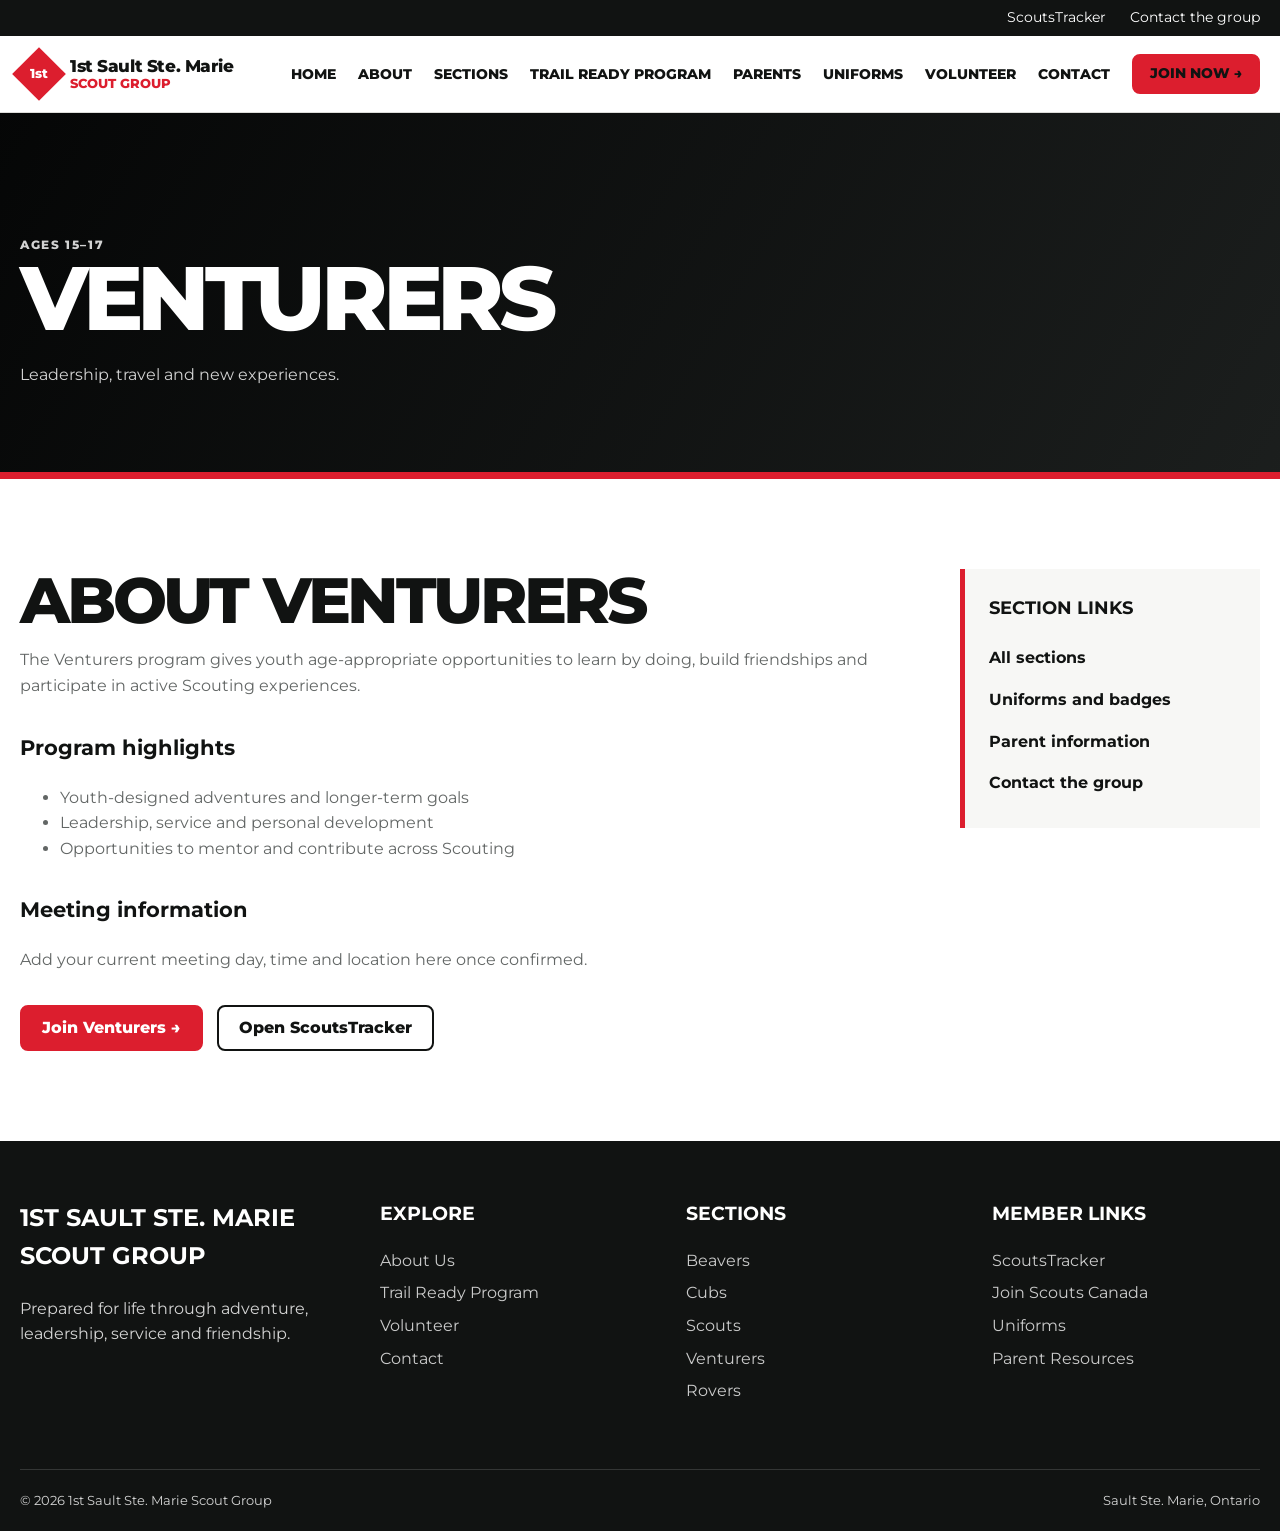
<file: venturers.html>
<!doctype html><html lang="en"><head><meta charset="utf-8"><meta name="viewport" content="width=device-width, initial-scale=1"><meta name="description" content="Venturers section information for 1st Sault Ste. Marie Scout Group."><title>Venturers | 1st Sault Ste. Marie Scout Group</title><link rel="preconnect" href="https://fonts.googleapis.com"><link rel="preconnect" href="https://fonts.gstatic.com" crossorigin><link href="https://fonts.googleapis.com/css2?family=Montserrat:wght@500;600;700;800&display=swap" rel="stylesheet"><link rel="stylesheet" href="css/site.css?v=20260806-rwb2"></head><body><a class="skip-link" href="#main">Skip to main content</a><div class="utility-bar"><div class="container utility-inner"><a href="https://scoutstracker.ca/" target="_blank" rel="noopener noreferrer">ScoutsTracker</a><a href="contact.html">Contact the group</a></div></div><header class="site-header"><div class="container header-row"><a class="brand" href="index.html" aria-label="1st Sault Ste. Marie Scout Group home"><span class="brand-mark" aria-hidden="true"><span>1st</span></span><span class="brand-copy"><strong>1st Sault Ste. Marie</strong><small>Scout Group</small></span></a><button id="menuButton" class="menu-button" type="button" aria-expanded="false" aria-controls="siteNav"><span aria-hidden="true">☰</span><span class="sr-only">Open navigation menu</span></button><nav id="siteNav" class="nav" aria-label="Primary navigation"><a href="index.html">Home</a><a href="about.html">About</a><a href="sections.html">Sections</a><a href="trail-ready.html">Trail Ready Program</a><a href="parents.html">Parents</a><a href="uniforms.html">Uniforms</a><a href="volunteer.html">Volunteer</a><a href="contact.html">Contact</a><a class="button button-small" href="https://www.myscouts.ca/join" target="_blank" rel="noopener noreferrer">Join Now →</a></nav></div></header><main id="main"><section class="page-hero"><div class="container"><p class="kicker">Ages 15–17</p><h1>Venturers</h1><p>Leadership, travel and new experiences.</p></div></section><section class="section"><div class="container content-shell"><article class="prose"><h2>About Venturers</h2><p>The Venturers program gives youth age-appropriate opportunities to learn by doing, build friendships and participate in active Scouting experiences.</p><h3>Program highlights</h3><ul><li>Youth-designed adventures and longer-term goals</li><li>Leadership, service and personal development</li><li>Opportunities to mentor and contribute across Scouting</li></ul><h3>Meeting information</h3><p>Add your current meeting day, time and location here once confirmed.</p><div class="hero-actions"><a class="button" href="https://www.myscouts.ca/join" target="_blank" rel="noopener noreferrer">Join Venturers →</a><a class="button button-outline" href="https://scoutstracker.ca/" target="_blank" rel="noopener noreferrer">Open ScoutsTracker</a></div></article><aside class="sidebar"><h2>Section links</h2><a href="sections.html">All sections</a><a href="uniforms.html">Uniforms and badges</a><a href="parents.html">Parent information</a><a href="contact.html">Contact the group</a></aside></div></section></main><footer class="site-footer"><div class="container footer-main"><div><h2>1st Sault Ste. Marie Scout Group</h2><p>Prepared for life through adventure, leadership, service and friendship.</p></div><div><h3>Explore</h3><a href="about.html">About Us</a><a href="trail-ready.html">Trail Ready Program</a><a href="volunteer.html">Volunteer</a><a href="contact.html">Contact</a></div><div><h3>Sections</h3><a href="beavers.html">Beavers</a><a href="cubs.html">Cubs</a><a href="scouts.html">Scouts</a><a href="venturers.html">Venturers</a><a href="rovers.html">Rovers</a></div><div><h3>Member Links</h3><a href="https://scoutstracker.ca/" target="_blank" rel="noopener noreferrer">ScoutsTracker</a><a href="https://www.myscouts.ca/join" target="_blank" rel="noopener noreferrer">Join Scouts Canada</a><a href="uniforms.html">Uniforms</a><a href="parents.html">Parent Resources</a></div></div><div class="container footer-bottom"><span>© <span id="year"></span> 1st Sault Ste. Marie Scout Group</span><span>Sault Ste. Marie, Ontario</span></div></footer><script src="js/main.js"></script></body></html>
</file>
<file: css/site.css>
:root{--red:#dc1e2e;--red-dark:#b91422;--black:#111312;--charcoal:#1c1f1e;--ink:#171918;--muted:#626665;--white:#ffffff;--off-white:#f7f7f5;--line:#ddddda;--shadow:0 18px 45px rgba(0,0,0,0.12);--radius:8px;--container:1240px}*,*::before,*::after{box-sizing:border-box}html{scroll-behavior:smooth}body{margin:0;color:var(--ink);background:var(--white);font-family:"Montserrat",Arial,sans-serif;line-height:1.6}img{display:block;max-width:100%}a{color:inherit}button,input,textarea,select{font:inherit}.container{width:min(calc(100% - 40px),var(--container));margin-inline:auto}.skip-link{position:fixed;top:12px;left:12px;z-index:10000;padding:10px 14px;color:var(--black);background:var(--white);border:2px solid var(--red);transform:translateY(-180%)}.skip-link:focus{transform:translateY(0)}.utility-bar{color:var(--white);background:var(--black);font-size:0.85rem}.utility-inner{min-height:36px;display:flex;justify-content:flex-end;align-items:center;gap:24px}.utility-inner a{text-decoration:none}.utility-inner a:hover,.utility-inner a:focus-visible{color:#ffc5cb;text-decoration:underline}.site-header{position:sticky;top:0;z-index:1000;border-bottom:1px solid var(--line);background:rgba(255,255,255,0.97);backdrop-filter:blur(12px)}.header-row{min-height:76px;display:flex;align-items:center;gap:28px}.brand{display:inline-flex;align-items:center;gap:12px;text-decoration:none}.brand-mark{width:38px;height:38px;display:grid;place-items:center;color:var(--white);background:var(--red);font-size:0.8rem;font-weight:800;transform:rotate(45deg)}.brand-mark span{transform:rotate(-45deg)}.brand-copy{display:grid;line-height:1.05}.brand-copy strong{color:var(--black);font-size:1.05rem;font-weight:800;letter-spacing:-0.025em}.brand-copy small{color:var(--red);font-weight:800;text-transform:uppercase}.nav{margin-left:auto;display:flex;align-items:center;gap:22px}.nav a{position:relative;color:var(--black);font-size:0.86rem;font-weight:800;text-decoration:none;text-transform:uppercase}.nav>a:not(.button)::after{content:"";position:absolute;right:0;bottom:-10px;left:0;height:3px;background:var(--red);transform:scaleX(0);transition:transform 180ms ease}.nav>a:hover::after,.nav>a:focus-visible::after,.nav>a[aria-current="page"]::after{transform:scaleX(1)}.menu-button{display:none;margin-left:auto;width:46px;height:46px;border:2px solid var(--black);color:var(--black);background:var(--white);cursor:pointer}.button{display:inline-flex;min-height:46px;align-items:center;justify-content:center;gap:10px;padding:11px 20px;border:2px solid var(--red);border-radius:var(--radius);color:var(--white);background:var(--red);font-weight:800;line-height:1.1;text-align:center;text-decoration:none;transition:color 160ms ease,background 160ms ease,border-color 160ms ease,transform 160ms ease}.button:hover,.button:focus-visible{border-color:var(--black);background:var(--black);transform:translateY(-2px)}.button-small{min-height:40px;padding:9px 16px;font-size:0.82rem}.button-outline{color:var(--black);background:transparent;border-color:var(--black)}.button-outline:hover,.button-outline:focus-visible{color:var(--white);background:var(--black)}.hero{position:relative;min-height:620px;display:grid;align-items:center;overflow:hidden;color:var(--white);background:linear-gradient(90deg,#050606 0%,rgba(5,6,6,0.96) 35%,rgba(5,6,6,0.25) 75%),url("../images/hero.webp") center right / cover no-repeat}.hero-inner{position:relative;z-index:2;padding-block:92px}.hero-copy{max-width:690px}.kicker,.eyebrow{margin:0 0 14px;color:var(--red);font-size:0.78rem;font-weight:800;letter-spacing:0.13em;text-transform:uppercase}.hero h1,.page-hero h1{margin:0;max-width:900px;color:var(--white);font-size:clamp(3rem,7vw,6rem);font-weight:800;letter-spacing:-0.06em;line-height:0.95;text-transform:uppercase}.hero h1 em{color:var(--red);font-style:normal}.hero-copy>p:not(.kicker){max-width:610px;margin:24px 0 0;color:rgba(255,255,255,0.88);font-size:1.08rem}.hero-actions{display:flex;flex-wrap:wrap;gap:14px;margin-top:32px}.hero .button-outline,.page-hero .button-outline,.cta .button-outline{color:var(--white);border-color:var(--white)}.hero .button-outline:hover,.hero .button-outline:focus-visible,.page-hero .button-outline:hover,.page-hero .button-outline:focus-visible,.cta .button-outline:hover,.cta .button-outline:focus-visible{color:var(--black);background:var(--white)}.value-strip{border-bottom:1px solid var(--line);background:var(--white)}.value-grid{display:grid;grid-template-columns:repeat(4,1fr)}.value-item{display:grid;grid-template-columns:58px 1fr;gap:16px;align-items:center;padding:30px 22px;border-right:1px solid var(--line)}.value-item:last-child{border-right:0}.value-icon{display:grid;width:52px;height:52px;place-items:center;border:3px solid var(--red);border-radius:50%;color:var(--red);font-size:1.35rem;font-weight:800}.value-item h2{margin:0 0 2px;color:var(--black);font-size:1rem;text-transform:uppercase}.value-item p{margin:0;color:var(--muted);font-size:0.88rem}.section{padding-block:90px}.section-soft{background:var(--off-white)}.section-black{color:var(--white);background:var(--black)}.section-heading{display:flex;justify-content:space-between;gap:40px;align-items:end;margin-bottom:36px}.section-heading>div{max-width:730px}.section-heading h2,.prose h2,.cta h2,.trp-intro h2{margin:0;color:var(--black);font-size:clamp(2.2rem,5vw,4rem);font-weight:800;letter-spacing:-0.05em;line-height:0.98;text-transform:uppercase}.section-heading>p{max-width:500px;margin:0;color:var(--muted)}.section-black .section-heading h2,.section-black .section-heading p{color:var(--white)}.section-layout{display:grid;grid-template-columns:270px minmax(0,1fr);gap:46px;align-items:start}.section-intro h2{margin:0;color:var(--black);font-size:clamp(2.2rem,4vw,3.4rem);line-height:1;text-transform:uppercase}.section-intro p{color:var(--muted)}.section-cards{display:grid;grid-template-columns:repeat(5,1fr);gap:18px}.section-card{overflow:hidden;border:1px solid var(--line);border-bottom:4px solid var(--red);background:var(--white);box-shadow:0 8px 24px rgba(0,0,0,0.06);text-decoration:none;transition:transform 180ms ease,box-shadow 180ms ease}.section-card:hover,.section-card:focus-visible{transform:translateY(-7px);box-shadow:var(--shadow)}.section-card img{width:100%;height:148px;object-fit:cover}.section-card-content{min-height:190px;display:flex;flex-direction:column;padding:18px}.section-card h3{margin:0 0 4px;color:var(--black);font-size:1.15rem;text-transform:uppercase}.section-card .age{color:var(--red);font-size:0.82rem;font-weight:800}.section-card p{margin:10px 0 18px;color:var(--muted);font-size:0.88rem}.arrow-link{margin-top:auto;color:var(--black);font-size:1.4rem;font-weight:800}.feature-band{border-top:1px solid var(--line);border-bottom:1px solid var(--line);background:var(--white)}.feature-band-inner{display:grid;grid-template-columns:90px 1.3fr 1fr auto;gap:30px;align-items:center;padding-block:28px}.feature-symbol{display:grid;width:72px;height:72px;place-items:center;border:3px solid var(--black);color:var(--red);font-size:2rem;font-weight:800}.feature-band h2{margin:0;color:var(--black);font-size:clamp(1.4rem,3vw,2rem);text-transform:uppercase}.feature-band p{margin:6px 0 0;color:var(--muted)}.check-list{display:grid;grid-template-columns:repeat(2,1fr);gap:8px 20px;margin:0;padding:0;list-style:none}.check-list li::before{margin-right:8px;color:var(--red);content:"✓";font-weight:800}.quick-links{display:grid;grid-template-columns:repeat(3,1fr)}.quick-link{min-height:120px;display:grid;grid-template-columns:62px 1fr auto;gap:18px;align-items:center;padding:26px 34px;color:var(--white);background:var(--black);text-decoration:none}.quick-link:nth-child(2){background:var(--red)}.quick-link:nth-child(3){color:var(--black);background:var(--white);border-top:1px solid var(--line)}.quick-link-icon{font-size:2rem}.quick-link strong{display:block;text-transform:uppercase}.quick-link small{display:block;opacity:0.82}.page-hero{padding-block:100px 84px;color:var(--white);background:linear-gradient(120deg,rgba(5,6,6,0.98),rgba(28,31,30,0.94)),var(--black);border-bottom:7px solid var(--red)}.page-hero p{max-width:760px;margin:22px 0 0;color:rgba(255,255,255,0.82)}.content-shell{display:grid;grid-template-columns:minmax(0,1fr) 300px;gap:52px;align-items:start}.prose h2{margin-top:0}.prose h3{margin-top:32px;color:var(--black);font-size:1.3rem}.prose p,.prose li{color:var(--muted)}.sidebar{position:sticky;top:104px;padding:24px;border-left:5px solid var(--red);background:var(--off-white)}.sidebar h2{margin-top:0;color:var(--black);font-size:1.15rem;text-transform:uppercase}.sidebar a{display:block;padding:8px 0;color:var(--black);font-weight:700;text-decoration:none}.sidebar a:hover,.sidebar a:focus-visible{color:var(--red);text-decoration:underline}.info-grid,.resource-grid,.equipment-grid{display:grid;grid-template-columns:repeat(3,1fr);gap:22px}.info-card,.resource-card,.equipment-card{padding:28px;border:1px solid var(--line);border-top:5px solid var(--red);background:var(--white)}.info-card h3,.resource-card h3,.equipment-card h3{margin-top:0;color:var(--black);text-transform:uppercase}.info-card p,.resource-card p,.equipment-card li{color:var(--muted)}.text-link{color:var(--red);font-weight:800;text-decoration:none}.text-link:hover,.text-link:focus-visible{text-decoration:underline}.cta{padding:50px;color:var(--white);background:var(--black);border-left:10px solid var(--red)}.cta h2{color:var(--white)}.cta p{max-width:740px;color:rgba(255,255,255,0.84)}.contact-directory{display:grid;grid-template-columns:repeat(2,1fr);gap:22px}.contact-card{display:flex;flex-direction:column;padding:28px;border:1px solid var(--line);border-top:6px solid var(--red);background:var(--white);box-shadow:0 10px 28px rgba(0,0,0,0.06)}.contact-card h2{margin:0;color:var(--black);text-transform:uppercase}.contact-name{color:var(--red);font-weight:800}.contact-detail strong{display:block}.contact-actions{display:flex;flex-wrap:wrap;gap:12px;margin-top:auto}.contact-guidance{margin-top:24px;padding:28px;border-left:6px solid var(--red);background:var(--off-white)}.contact-guidance h2{margin-top:0;color:var(--black);text-transform:uppercase}.response-note{color:var(--muted);font-size:0.92rem}.trp-intro{max-width:900px;margin-bottom:38px}.trp-intro p{color:var(--muted)}.camp-pillars{display:grid;grid-template-columns:repeat(4,1fr);gap:18px}.camp-pillar{padding:26px;border:1px solid var(--line);border-top:6px solid var(--red);background:var(--white)}.camp-letter{display:block;color:var(--red);font-size:2.5rem;font-weight:800}.camp-pillar h3{margin:6px 0;color:var(--black);text-transform:uppercase}.camp-pillar p{color:var(--muted)}.program-steps{display:grid;grid-template-columns:repeat(5,1fr);gap:16px;counter-reset:step}.program-step{padding:24px;border:1px solid var(--line);background:var(--off-white);counter-increment:step}.program-step::before{content:counter(step);display:grid;width:38px;height:38px;margin-bottom:14px;place-items:center;color:var(--white);background:var(--red);font-weight:800}.program-step h3{color:var(--black);text-transform:uppercase}.program-step p{color:var(--muted)}.donation-layout{display:grid;grid-template-columns:1.15fr 0.85fr;gap:40px;align-items:center}.donation-list{display:grid;grid-template-columns:repeat(2,1fr);gap:8px 20px;padding:0;list-style:none}.donation-list li::before{margin-right:8px;color:var(--red);content:"✓";font-weight:800}.program-note{padding:28px;border-left:6px solid var(--red);background:var(--white)}.uniform-selector-card{display:grid;grid-template-columns:1fr 340px;gap:30px;align-items:end;margin-bottom:36px;padding:28px;border:1px solid var(--line);border-top:6px solid var(--red);background:var(--white)}.uniform-selector label{display:block;margin-bottom:8px;color:var(--black);font-weight:800;text-transform:uppercase}.uniform-selector select{width:100%;min-height:52px;padding:12px 14px;border:2px solid var(--black);color:var(--black);background:var(--white);font-weight:700}.uniform-panel[hidden]{display:none}.uniform-panel{animation:fade-in 180ms ease}@keyframes fade-in{from{opacity:0;transform:translateY(5px)}to{opacity:1;transform:translateY(0)}}.uniform-section-heading{display:flex;align-items:center;justify-content:space-between;margin-bottom:22px}.uniform-section-heading h2{margin:0;color:var(--black);text-transform:uppercase}.uniform-section-accent{width:90px;height:7px;background:var(--red)}.uniform-product-grid{display:grid;grid-template-columns:repeat(2,1fr);gap:22px}.uniform-product-grid-single{grid-template-columns:minmax(0,720px);justify-content:center}.uniform-product-card{overflow:hidden;border:1px solid var(--line);border-bottom:5px solid var(--red);background:var(--white)}.uniform-image-frame{min-height:390px;display:grid;place-items:center;background:var(--off-white)}.uniform-image-frame img{width:100%;height:390px;padding:18px;object-fit:contain}.uniform-product-content{padding:22px}.purchase-card{display:grid;grid-template-columns:1fr auto;gap:32px;align-items:center;margin-top:26px;padding:32px;color:var(--white);background:var(--black);border-left:8px solid var(--red)}.purchase-card h2{color:var(--white)}.purchase-benefits{display:grid;grid-template-columns:repeat(2,1fr);gap:7px 18px;padding:0;list-style:none}.purchase-benefits li::before{margin-right:8px;color:var(--red);content:"✓";font-weight:800}.insignia-card{margin-top:26px;padding:28px;border:1px solid var(--line);border-top:6px solid var(--red);background:var(--white)}.insignia-card-heading{display:flex;justify-content:space-between;gap:20px;align-items:center}.insignia-card-heading h2{color:var(--black);text-transform:uppercase}.pdf-viewer{min-height:720px;overflow:hidden;border:1px solid var(--line);background:var(--off-white)}.pdf-viewer iframe{width:100%;min-height:720px;border:0}.site-footer{color:rgba(255,255,255,0.82);background:var(--black)}.footer-main{display:grid;grid-template-columns:1.2fr repeat(3,1fr);gap:38px;padding-block:58px}.footer-main h2,.footer-main h3{margin-top:0;color:var(--white);text-transform:uppercase}.footer-main a{display:block;width:fit-content;margin:7px 0;color:rgba(255,255,255,0.78);text-decoration:none}.footer-main a:hover,.footer-main a:focus-visible{color:#ff9da6}.footer-bottom{display:flex;justify-content:space-between;gap:24px;padding-block:20px;border-top:1px solid rgba(255,255,255,0.15);font-size:0.82rem}.notice{padding:14px 16px;border-left:5px solid var(--red);background:#fff0f1}.sr-only{position:absolute;width:1px;height:1px;overflow:hidden;clip:rect(0,0,0,0);white-space:nowrap}:focus-visible{outline:3px solid var(--red);outline-offset:3px}@media (max-width:1080px){.nav{gap:14px}.nav a{font-size:0.78rem}.section-layout,.content-shell{grid-template-columns:1fr}.section-cards{grid-template-columns:repeat(3,1fr)}.sidebar{position:static}}@media (max-width:860px){.utility-bar{display:none}.menu-button{display:grid;place-items:center}.nav{position:absolute;top:100%;right:20px;left:20px;display:none;margin:0;padding:20px;border:2px solid var(--black);background:var(--white);box-shadow:var(--shadow)}.nav.is-open{display:grid;gap:16px}.nav .button{width:100%}.value-grid,.feature-band-inner,.quick-links,.camp-pillars,.program-steps,.footer-main{grid-template-columns:repeat(2,1fr)}.info-grid,.resource-grid,.equipment-grid{grid-template-columns:repeat(2,1fr)}.uniform-selector-card,.purchase-card,.donation-layout{grid-template-columns:1fr}}@media (max-width:620px){.container{width:min(calc(100% - 28px),var(--container))}.brand-copy strong{font-size:0.88rem}.brand-copy small{font-size:0.65rem}.hero{min-height:580px;background:linear-gradient(90deg,rgba(5,6,6,0.98),rgba(5,6,6,0.72)),url("../images/hero.webp") center / cover no-repeat}.hero h1,.page-hero h1{font-size:clamp(2.8rem,15vw,4.2rem)}.section{padding-block:68px}.section-heading{align-items:start;flex-direction:column}.value-grid,.section-cards,.feature-band-inner,.quick-links,.camp-pillars,.program-steps,.info-grid,.resource-grid,.equipment-grid,.contact-directory,.footer-main,.uniform-product-grid,.purchase-benefits,.donation-list{grid-template-columns:1fr}.value-item{border-right:0;border-bottom:1px solid var(--line)}.section-card img{height:190px}.quick-link{grid-template-columns:48px 1fr auto}.cta{padding:34px 24px}.insignia-card-heading,.uniform-section-heading{align-items:flex-start;flex-direction:column}.pdf-viewer,.pdf-viewer iframe{min-height:520px}.footer-bottom{flex-direction:column}}.contact-person{display:flex;flex-direction:column}.contact-person + .contact-person{margin-top:1.5rem}.contact-card hr{width:100%;margin:1.75rem 0;border:0;border-top:1px solid var(--line)}.contact-person .contact-actions{margin-top:1rem}.contact-person .contact-detail{margin:0.55rem 0}.contact-person .contact-detail a{overflow-wrap:anywhere}
</file>
